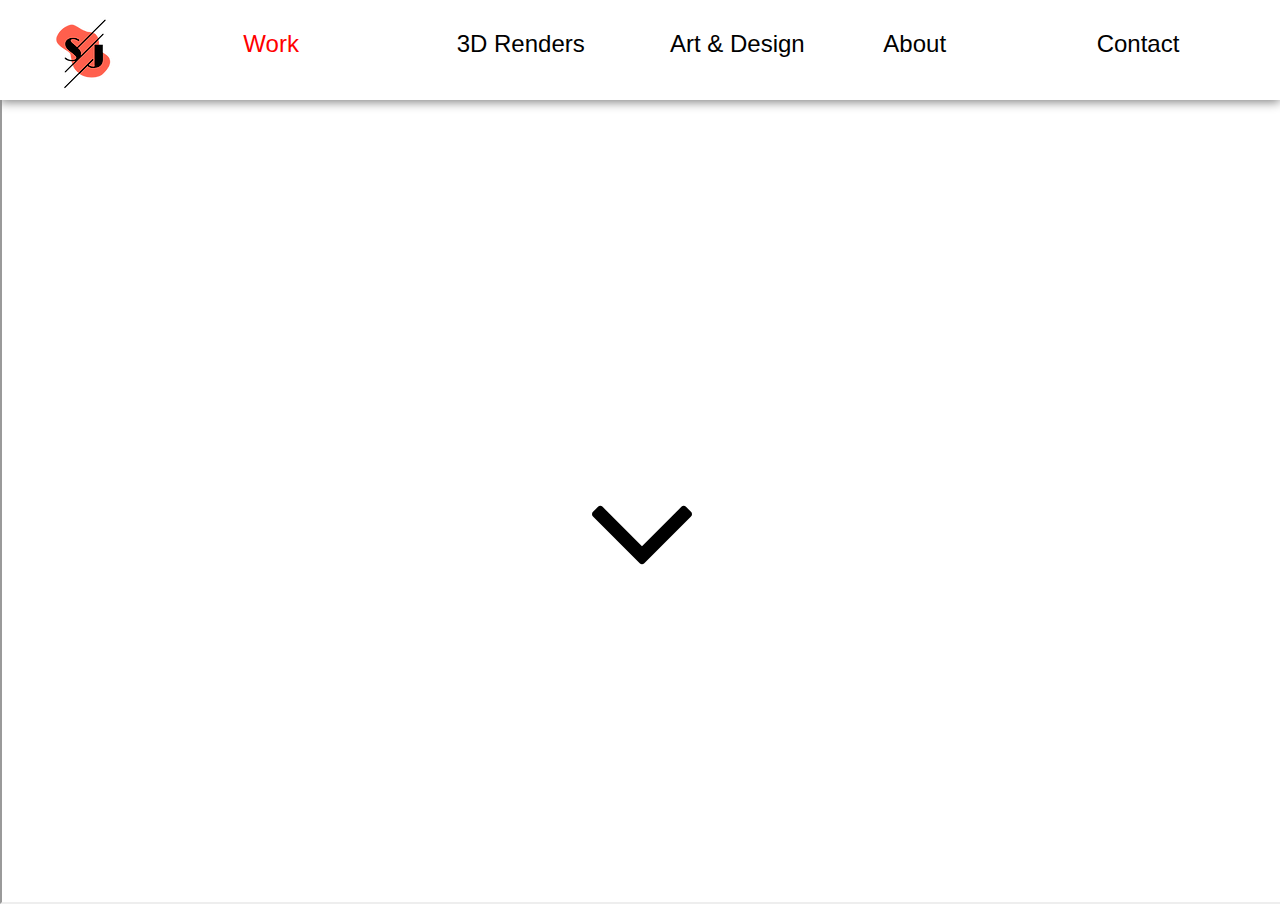
<file: index.html>
<html lang="en">
    <head>
        <meta charset="utf-8"/>
        <title>Sana Jafri</title>
        <link rel="stylesheet" type="text/css" href="./css/stylesheet.css">
        <script async src="https://www.googletagmanager.com/gtag/js?id=UA-161211045-1"></script>
        <script>
            window.dataLayer=window.dataLayer || [];
            function gtag(){dataLayer.push(arguments);}
            gtag('js', new Date());
            gtag('config', 'UA-161211045-1');
        </script>
    </head>
    <body style="overflow: hidden;">
        <script src="./script.js"></script>
        <div id="dashboard">
            <img src="./assets/dashboard.png" height="50px" onclick="showmenu()" alt="dashboard">
        </div>
        <nav class="toolbar" id="toolbar">
            <a href="work.html" target="iframe"><img id="logo" src="./assets/logo.png" alt="logo" onclick="highlightCurrent(1)"></a>
            <a href="work.html" target="iframe" onclick="highlightCurrent(1)"  class="current">Work</a>
            <a href="renders.html" target="iframe" onclick="highlightCurrent(2)">3D Renders</a>
            <a href="art.html" target="iframe" onclick="highlightCurrent(3)">Art & Design</a>
            <a href="about.html" target="iframe" onclick="highlightCurrent(4)">About</a>
            <a href="contact.html" target="iframe" onclick="highlightCurrent(5)">Contact</a>
        </nav>
        <header>
        <iframe title="iframe" name="iframe" src="work.html">
        </iframe>
        </header>
    </body>
</html>
</file>
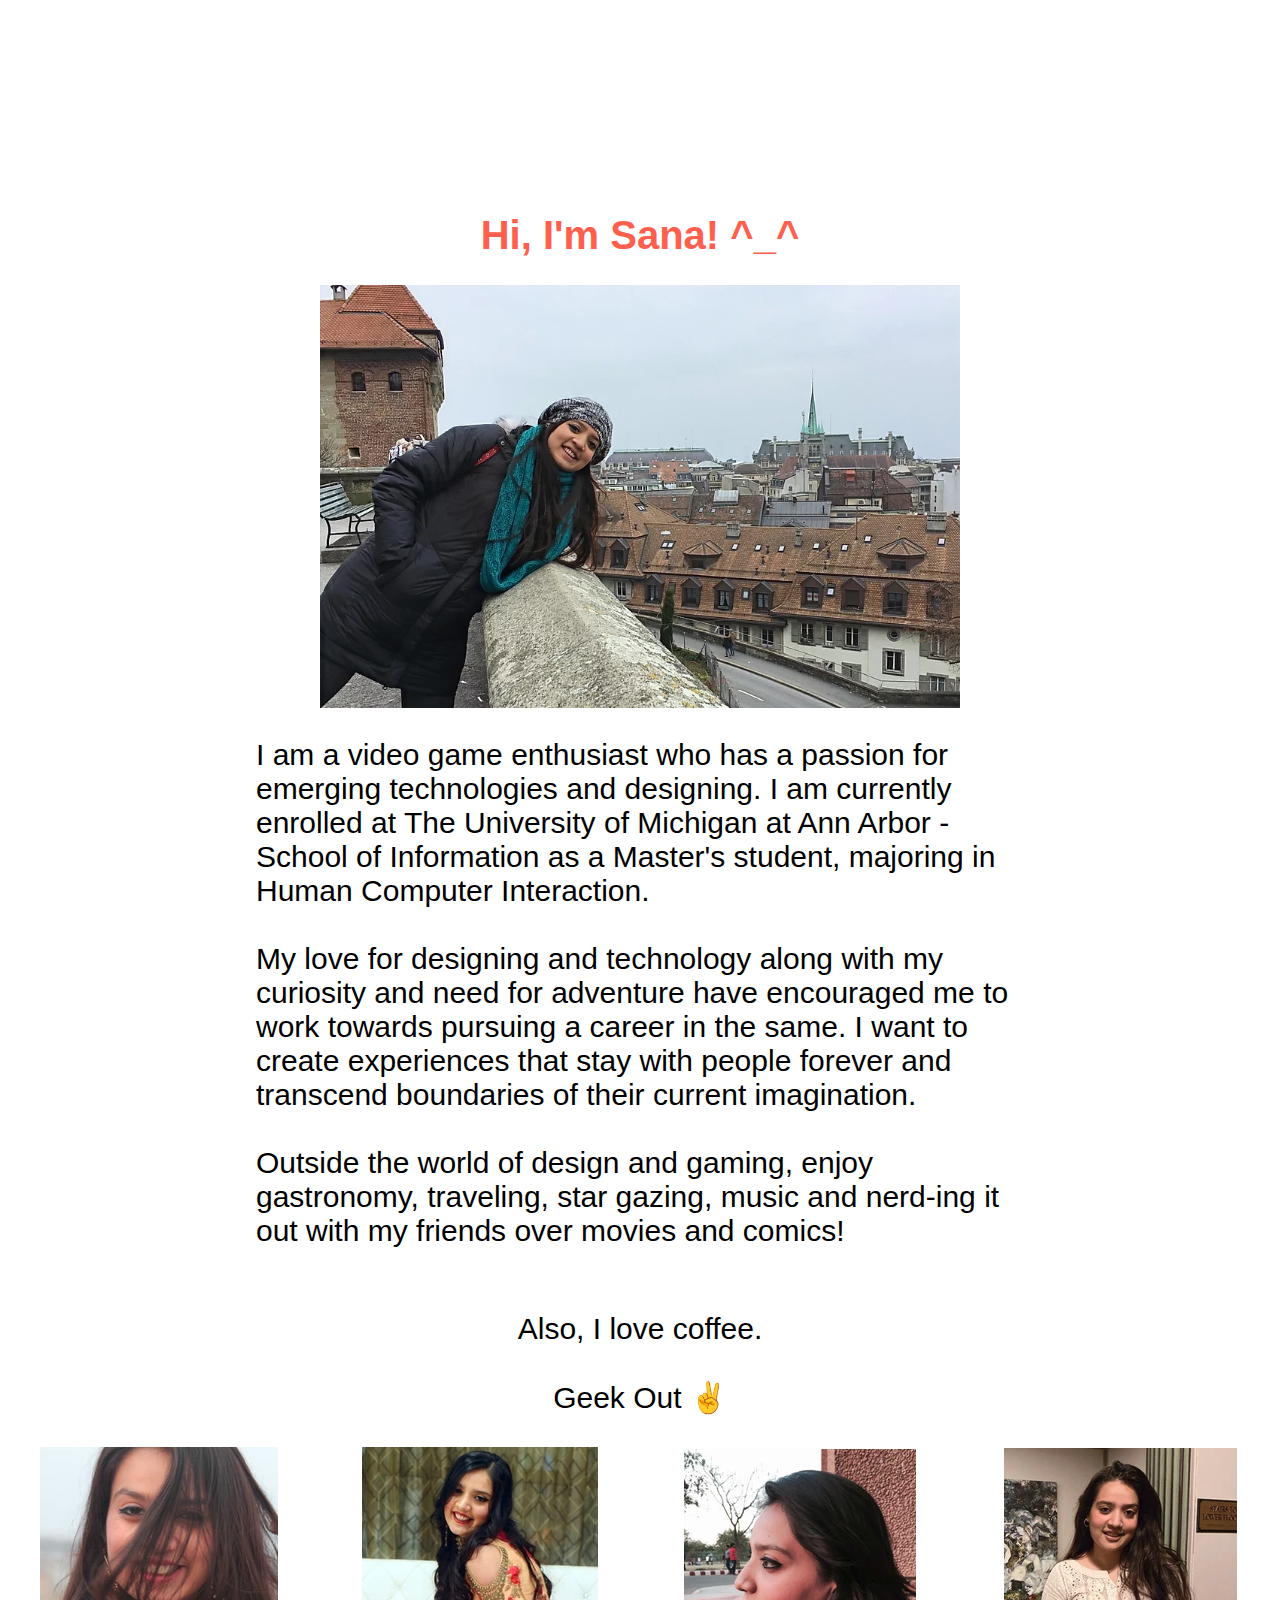
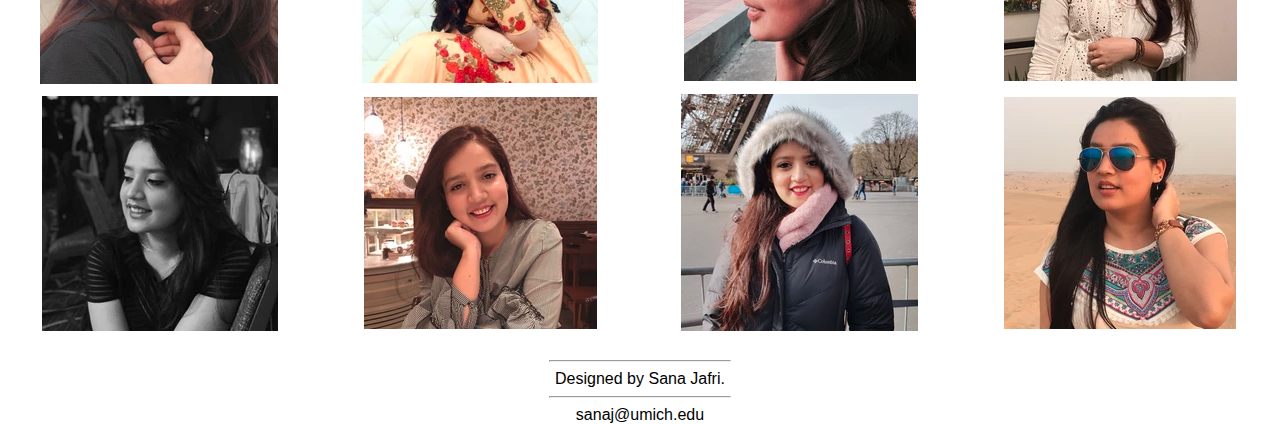
<file: about.html>
<!DOCTYPE html>
<html lang="en">
    <head>
        <meta charset="utf-8"/>
        <title>Sana Jafri</title>
        <link rel="stylesheet" type="text/css" href="./css/stylesheet.css">
        <script async src="https://www.googletagmanager.com/gtag/js?id=UA-161211045-1"></script>
        <script>
            window.dataLayer=window.dataLayer || [];
            function gtag(){dataLayer.push(arguments);}
            gtag('js', new Date());
            gtag('config', 'UA-161211045-1');
        </script>
    </head>
    <body style="padding-top: 150px">
            <a href="#main2"><h1>Jump</h1></a>
            <h1 id="about_me_title">Hi, I'm Sana! ^_^</h1>
        <main id="main2">
        <img id="profile_photo" src="./assets/me.png" alt="me">
        <p class="description1">
            I am a video game enthusiast who has a passion for emerging technologies and designing. I am currently enrolled at The University of Michigan at Ann Arbor - School of Information as a Master's student, majoring in Human Computer Interaction.<br><br>
            My love for designing and technology along with my curiosity and need for adventure have encouraged me to work towards pursuing a career in the same. I want to create experiences that stay with people forever and transcend boundaries of their current imagination.<br><br>
            Outside the world of design and gaming, enjoy gastronomy, traveling, star gazing, music and nerd-ing it out with my friends over movies and comics!<br><br>
        </p>
        <p class="description1" style="text-align: center;">
            Also, I love coffee.<br><br>
            Geek Out ✌️ 
        </p>
    </main>
        <div id="container_images">
        <div id="about_images">
            <img src="./assets/me1.png" alt="one">
            <img src="./assets/me2.png" alt="two">
            <img src="./assets/me3.png" alt="three">
            <img src="./assets/me4.png" alt="four">
            <img src="./assets/me5.png" alt="five">
            <img src="./assets/me6.png" alt="six">
            <img src="./assets/me7.png" alt="seven">
            <img src="./assets/me8.png" alt="eight">
        </div>
    </div>
        <footer><hr>Designed by Sana Jafri.<br><hr>sanaj@umich.edu</footer>
    </body>
</html>
</file>
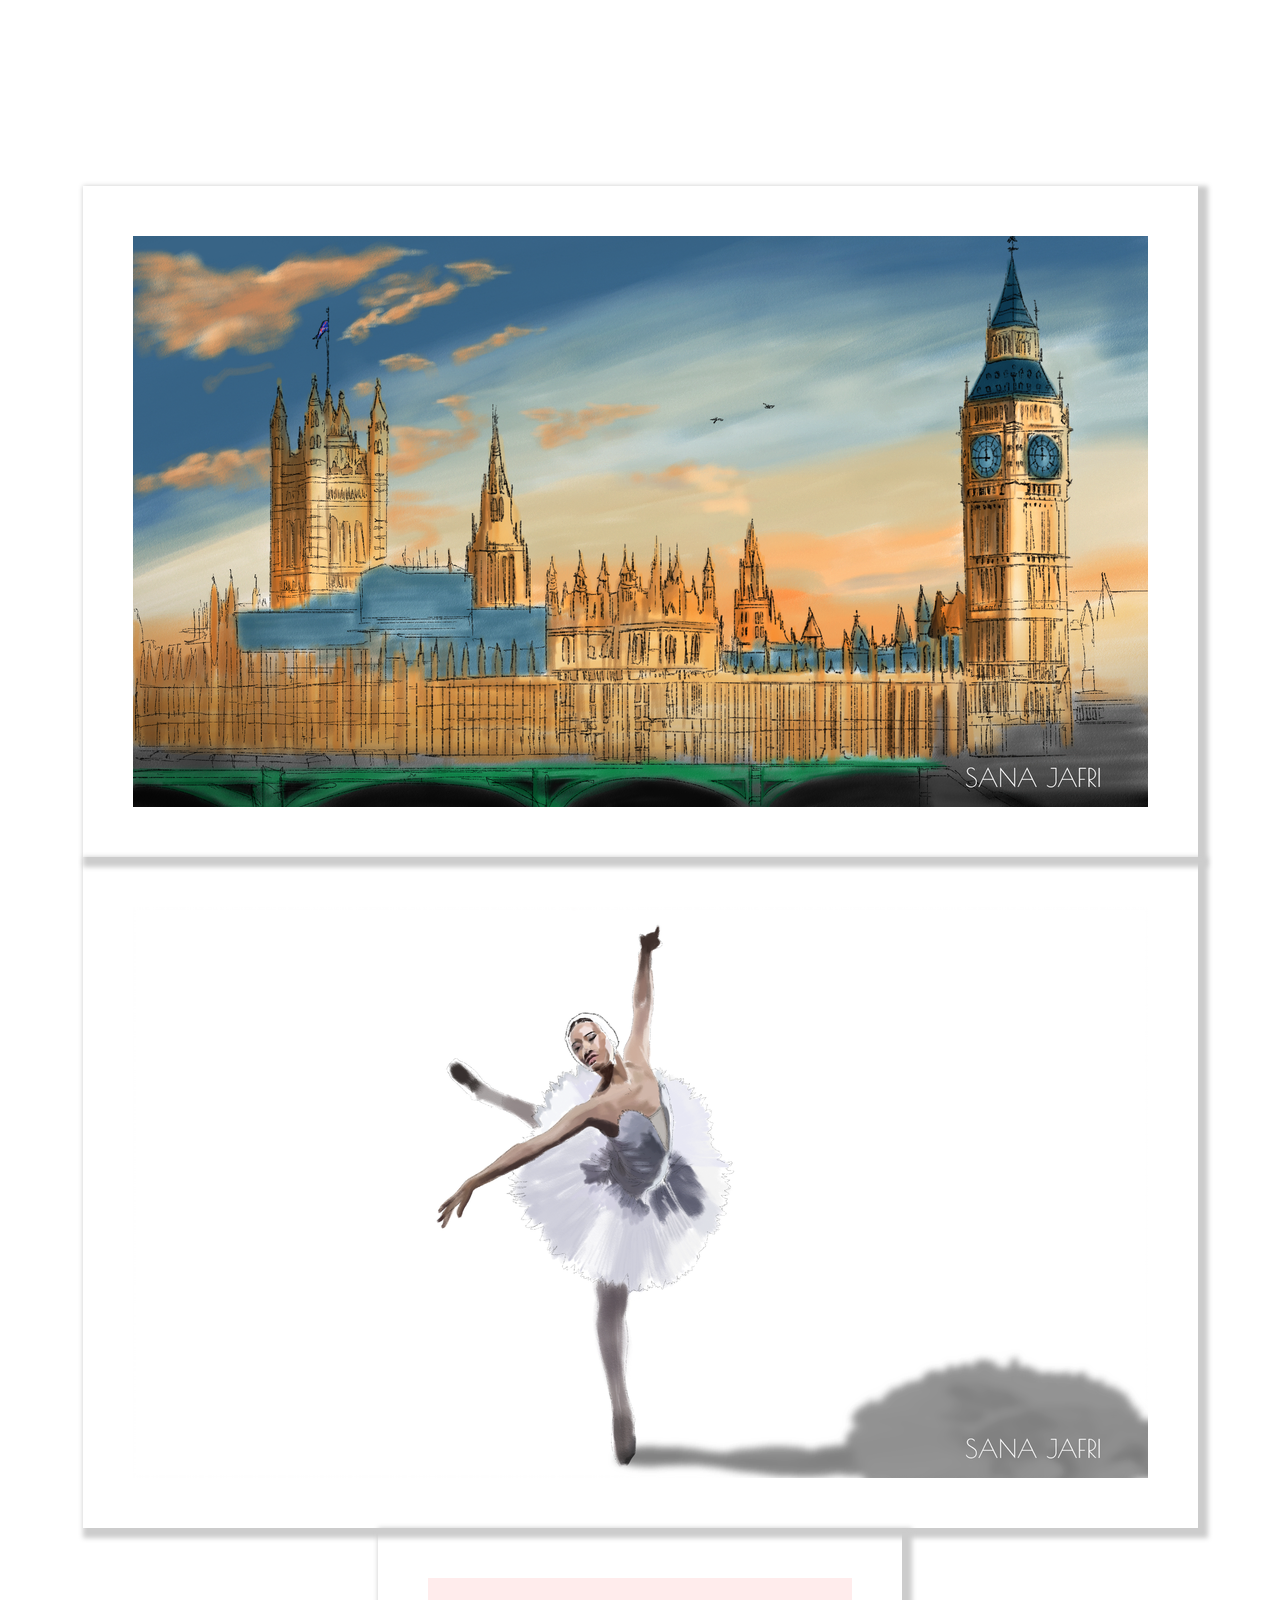
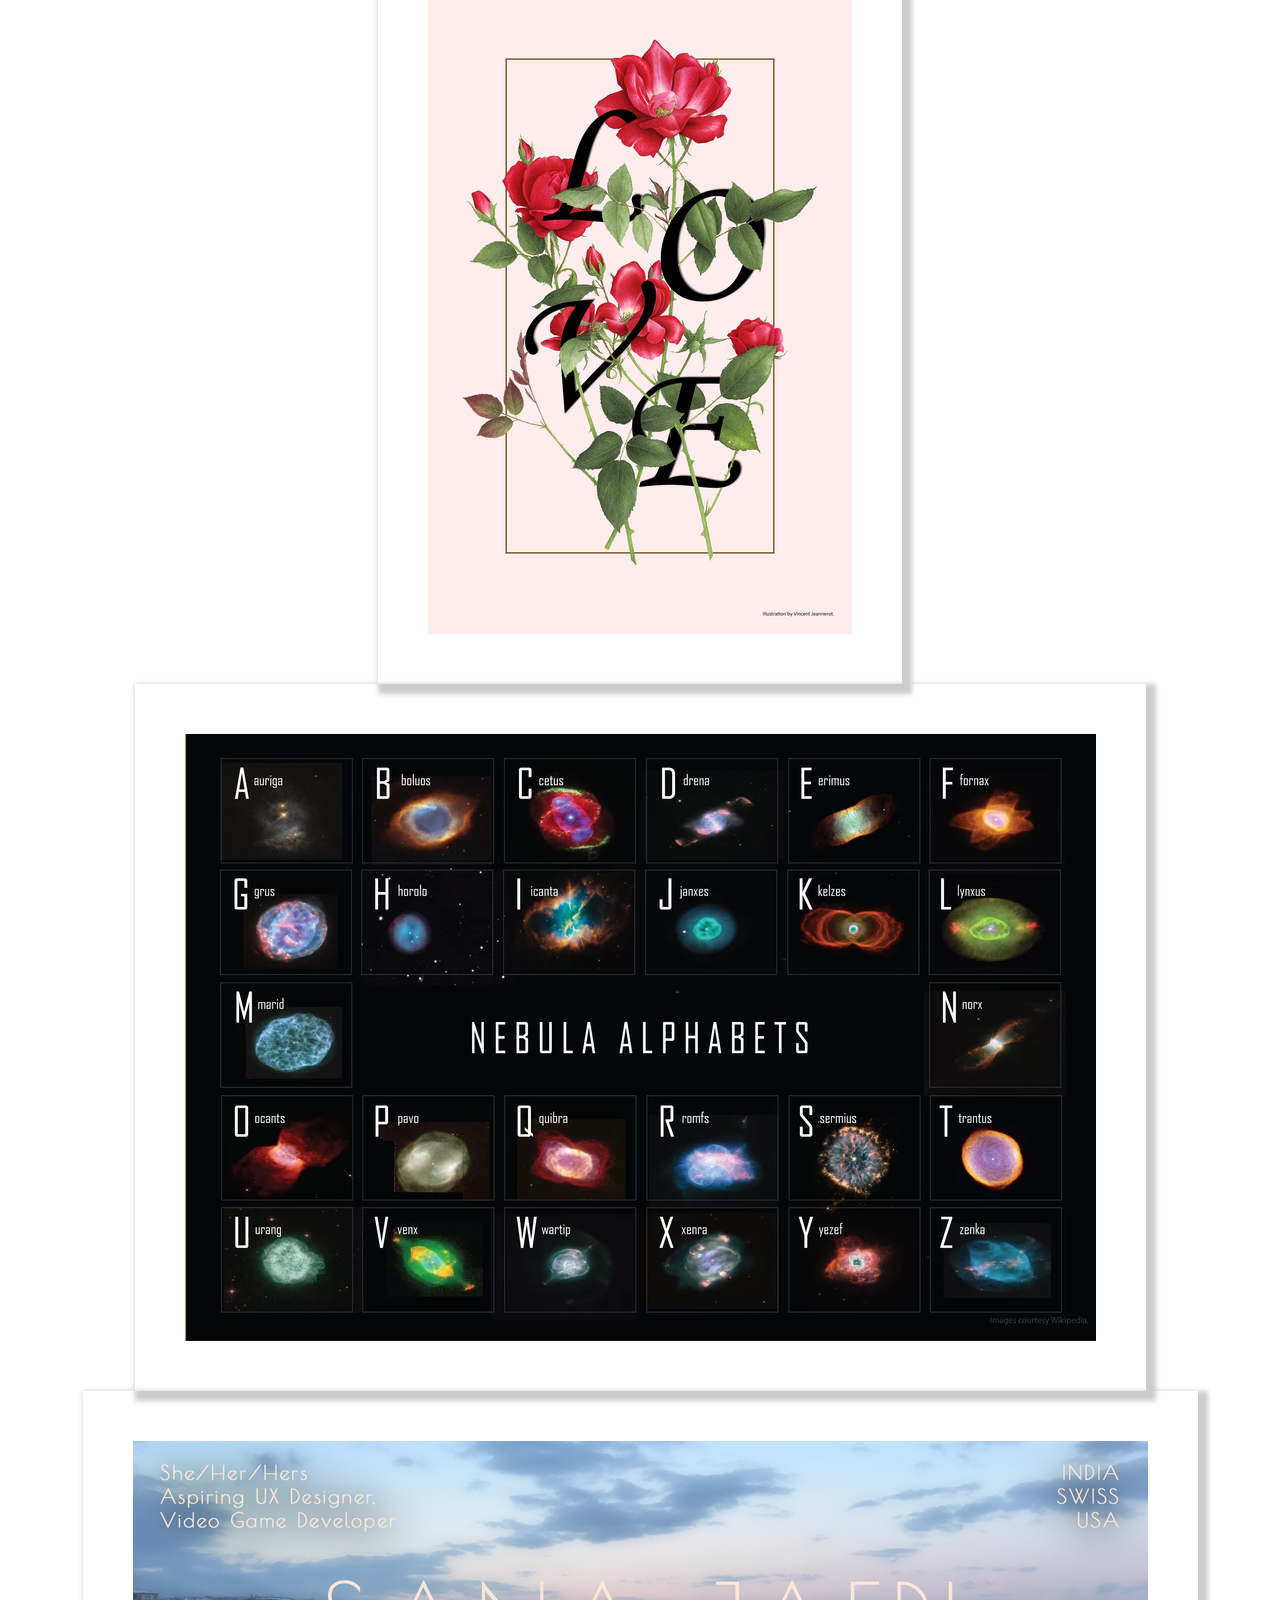
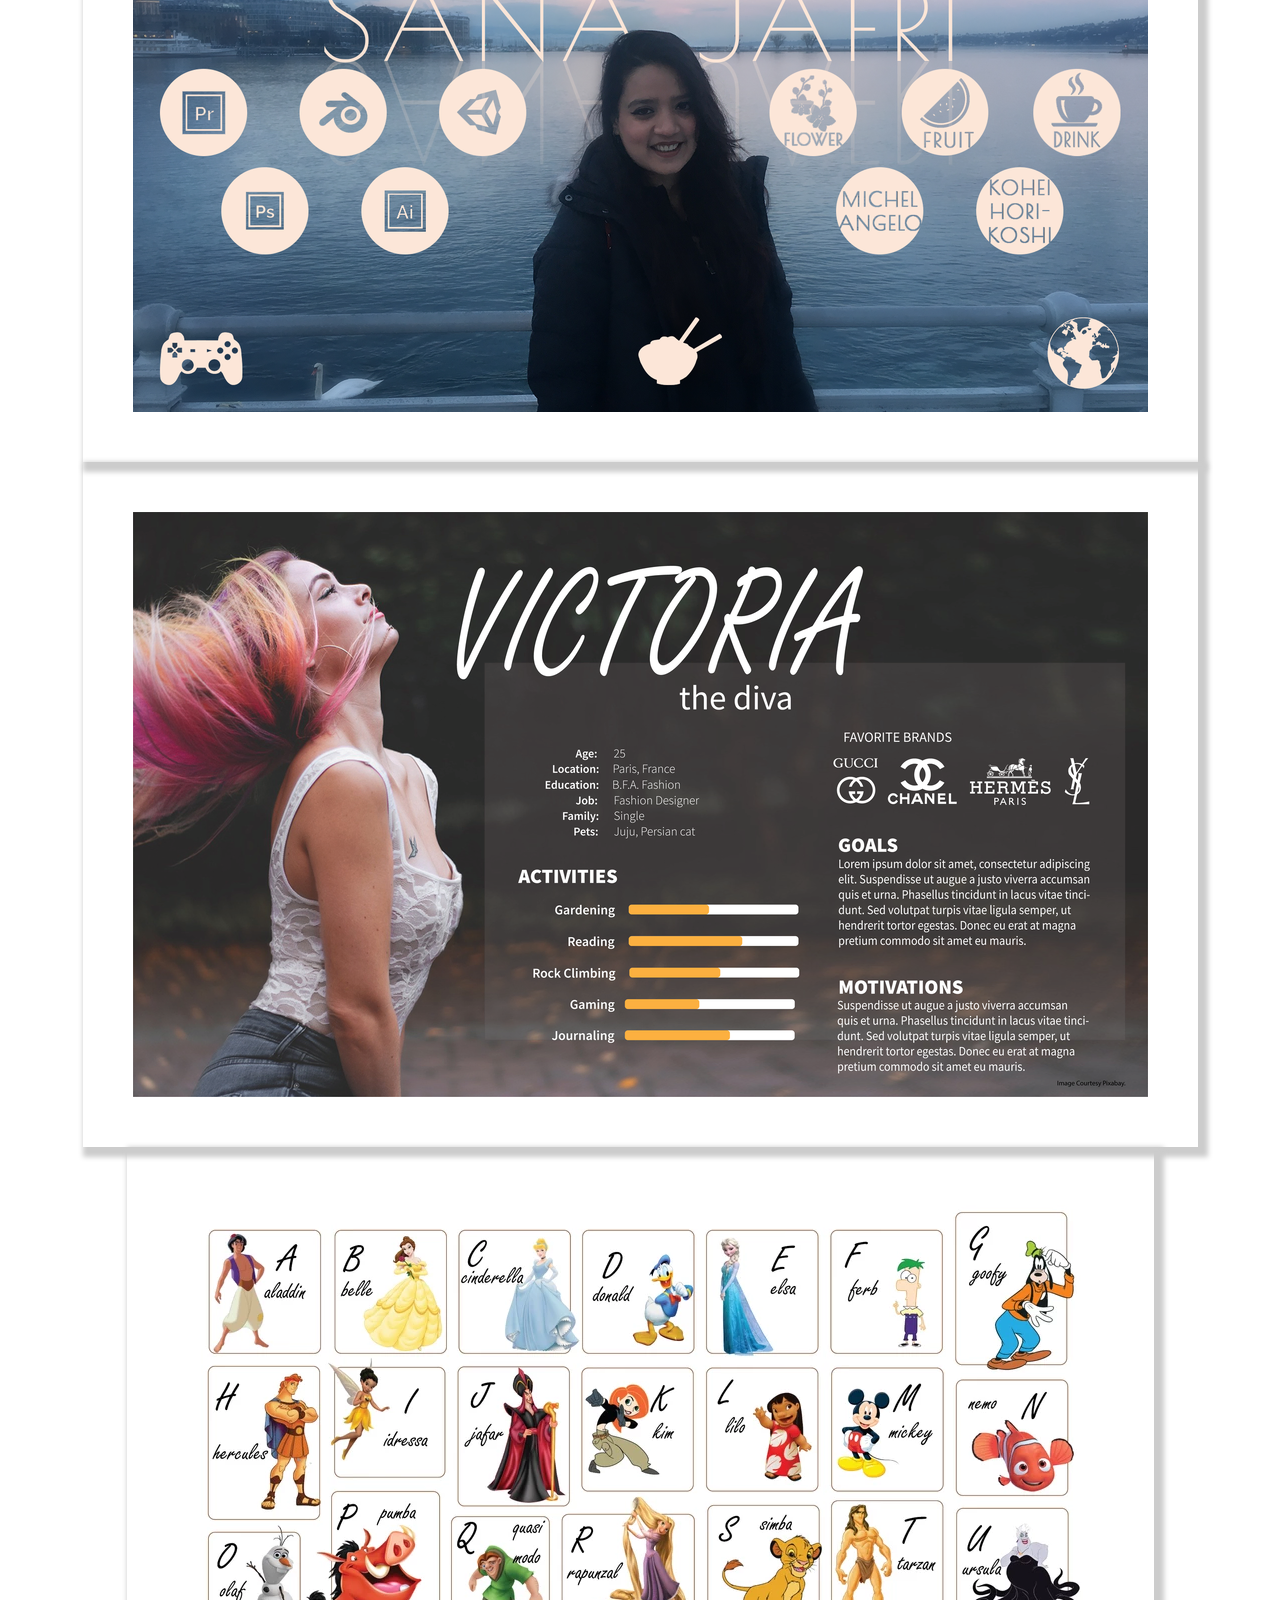
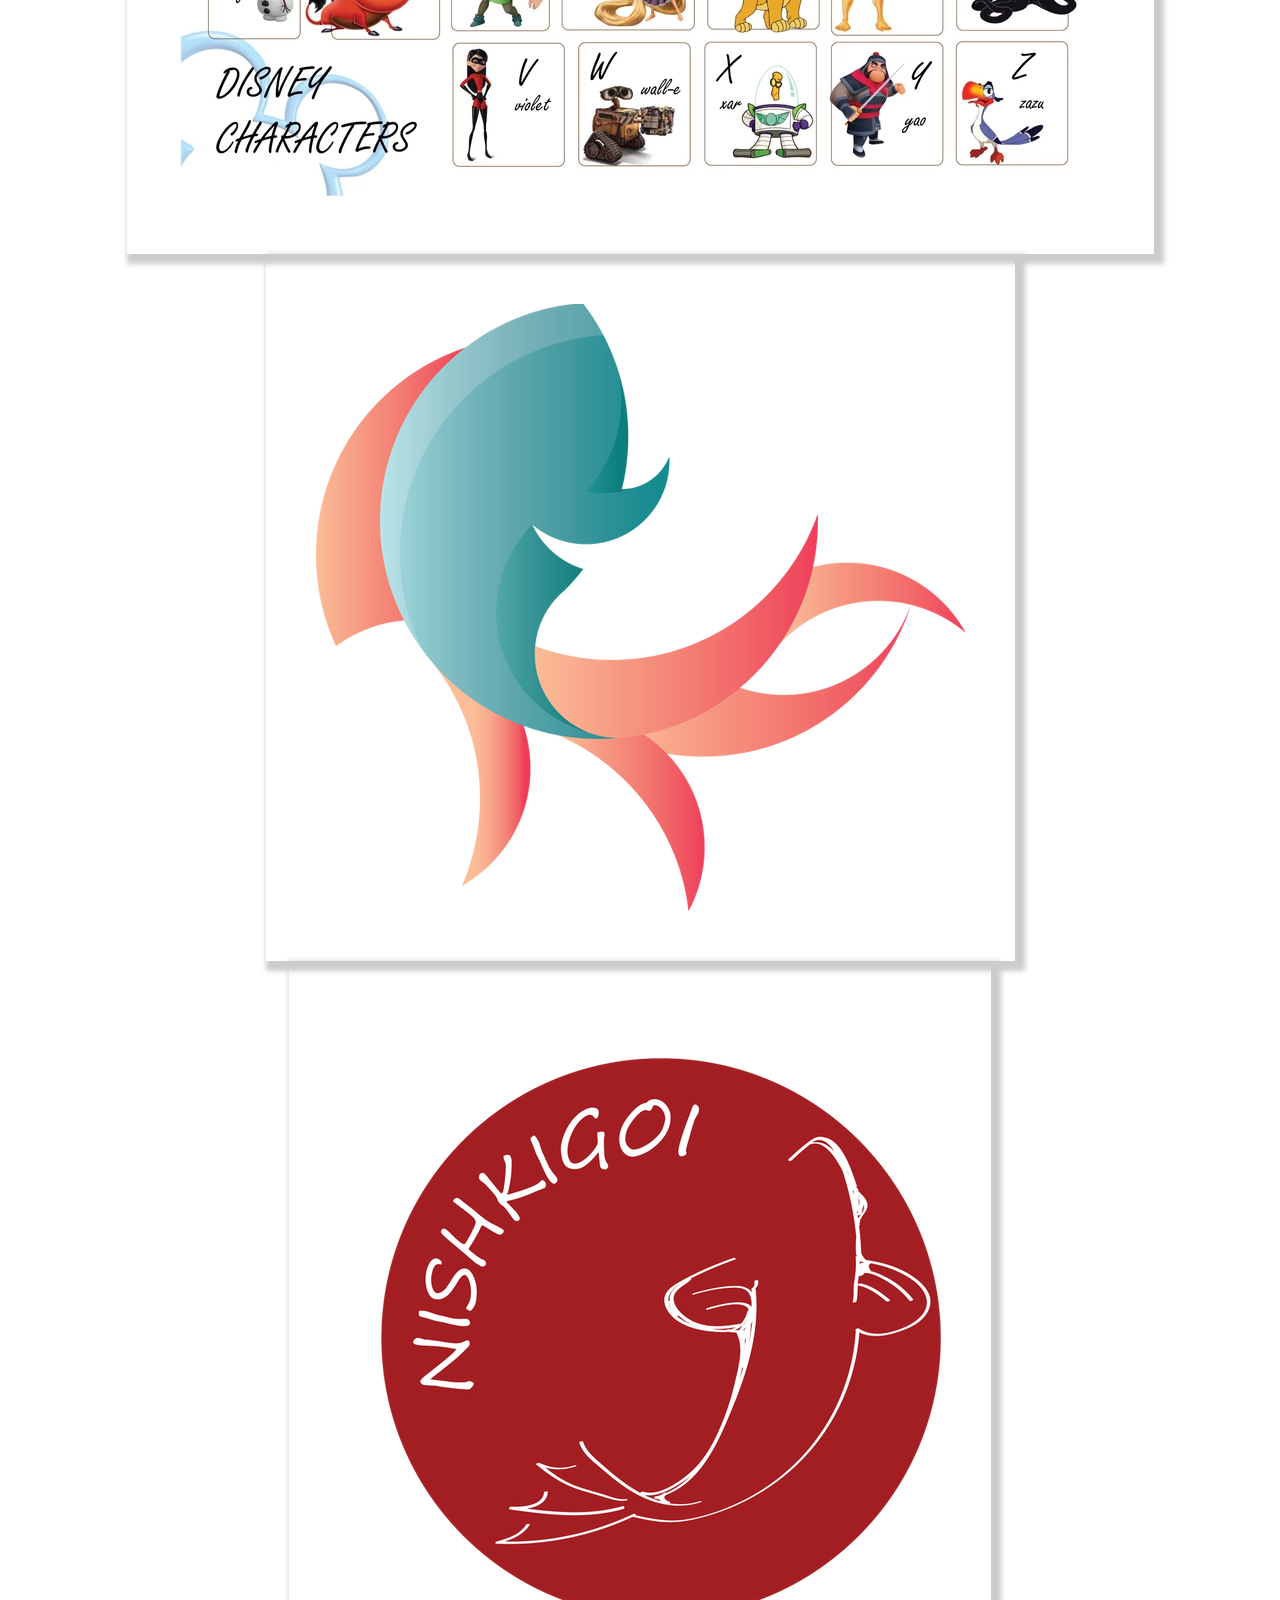
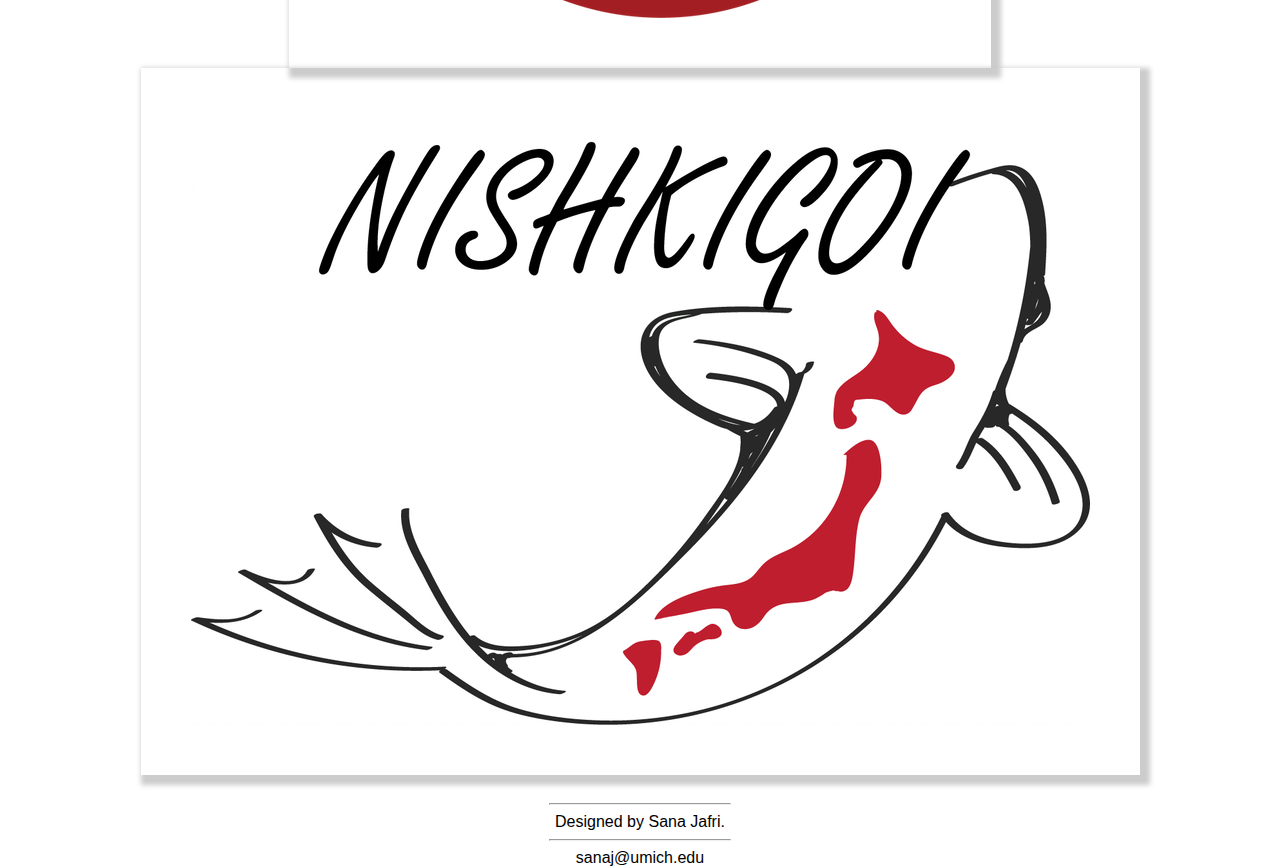
<file: art.html>
<!DOCTYPE html>
<html lang="en">
    <head>
        <meta charset="utf-8"/>
        <title>Sana Jafri</title>
        <link rel="stylesheet" type="text/css" href="./css/stylesheet.css">
        <script async src="https://www.googletagmanager.com/gtag/js?id=UA-161211045-1"></script>
        <script>
            window.dataLayer=window.dataLayer || [];
            function gtag(){dataLayer.push(arguments);}
            gtag('js', new Date());
            gtag('config', 'UA-161211045-1');
        </script>
    </head>
    <body style="padding-top: 150px ">
            <a href="#collage1"><h1>Arts & Designs</h1></a>
            <main>
        <div id="collage1">
                <img src="./assets/art1.webp" alt="london">
                <img src="./assets/art2.webp" alt="ballerina">
                <img src="./assets/art3.webp" alt="roses">
                <img src="./assets/art4.webp" alt="nebula">
                <img src="./assets/art5.webp" alt="selfportrait">
                <img src="./assets/art6.webp" alt="portrait">
                <img src="./assets/art7.webp" alt="disney">
                <img src="./assets/art8.webp" alt="fish">
                <img src="./assets/art9.webp" alt="nishkigoi">
                <img src="./assets/art10.webp" alt="koi">
        </div>
    </main>
        <footer><hr>Designed by Sana Jafri.<br><hr>sanaj@umich.edu</footer>
    </body>
</html>
</file>
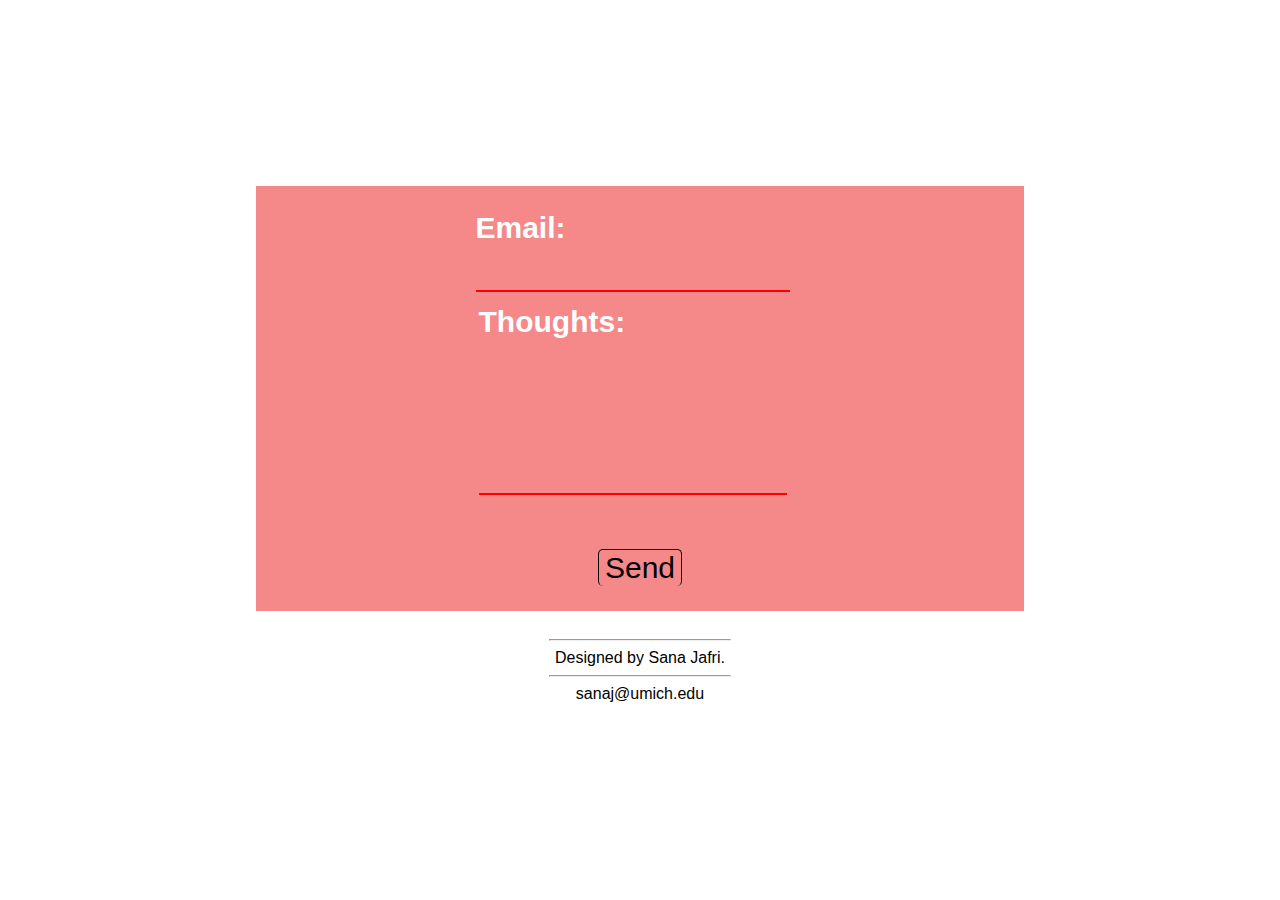
<file: contact.html>
<!DOCTYPE html>
<html lang="en">
    <head>
        <meta charset="utf-8"/>
        <title>Sana Jafri</title>
        <link rel="stylesheet" type="text/css" href="./css/stylesheet.css">
        <script async src="https://www.googletagmanager.com/gtag/js?id=UA-161211045-1"></script>
        <script>
            window.dataLayer=window.dataLayer || [];
            function gtag(){dataLayer.push(arguments);}
            gtag('js', new Date());
            gtag('config', 'UA-161211045-1');
        </script>
    </head>
    <body style="padding-top: 150px;">
            <a href="#form_container"><h1>Jump</h1></a>
        <main id="form_container">
            <form action="https://formspree.io/xjvorqnn" method="POST" id="contact">
                <!-- <label>
                    Name:<br>
                    <input type="text" name="_replyto"><br>
                </label> -->
                <label>
                    Email:<br>
                    <input type="text" name="_replyto"><br>
                </label>
                <label>
                    Thoughts:<br>
                    <textarea name="message"></textarea>
                </label><br>
                <button type="submit">Send</button>
            </form>
        </main>
        <footer><hr>Designed by Sana Jafri.<br><hr>sanaj@umich.edu</footer>
    </body>
</html>
</file>
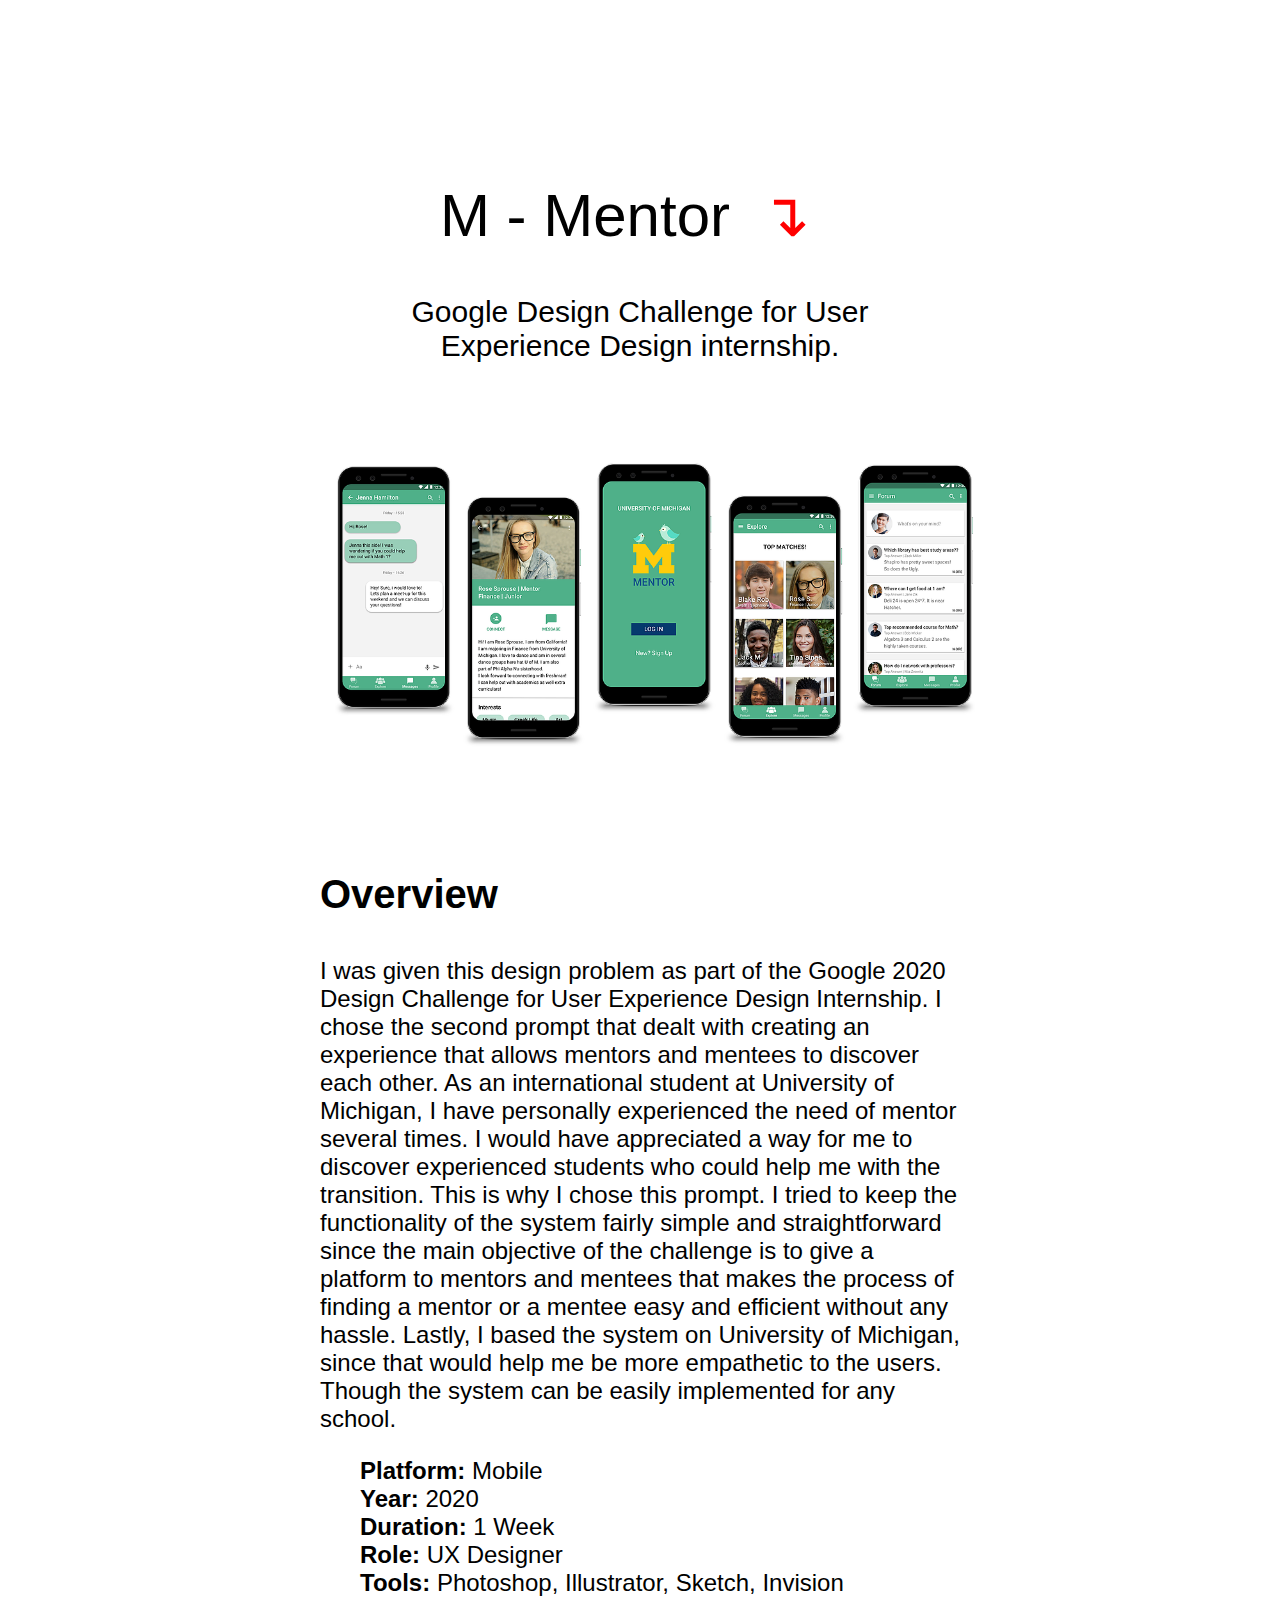
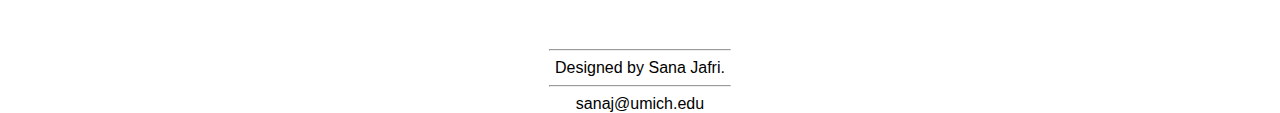
<file: m_mentor.html>
<!DOCTYPE html>
<html lang="en">
    <head>
        <meta charset="utf-8"/>
        <link rel="stylesheet" type="text/css" href="./css/stylesheet.css">
    </head>
    <body style="margin-top: 150px; width: 50%; margin-left: 25%">
        <div id="title">M - Mentor<a href="#project" style="color: #ff0000" tabindex="0">&#8628;</a></div>
        <div id="desc">Google Design Challenge for User Experience Design internship.</div>
        <img id="proj_image" src="./assets/mentor.webp" alt="proect image">
        <main id="project">
            <p id="overview">Overview</p>
            <p>I was given this design problem as part of the Google 2020 Design Challenge for User Experience Design Internship. I chose the second prompt that dealt with creating an experience that allows mentors and mentees to discover each other. As an international student at University of Michigan, I have personally experienced the need of mentor several times. I would have appreciated a way for me to discover 

                experienced students who could help me with the transition. This is why I chose this prompt.
                
                I tried to keep the functionality of the system fairly simple and straightforward since the main objective of the challenge is to give a platform to mentors and mentees that makes the process of finding a mentor or a mentee easy and efficient without any hassle.
                
                Lastly, I based the system on University of Michigan, since that would help me be more empathetic to the users. Though the system can be easily implemented for any school.
            </p>   
            <ul>
                <li><label>Platform: </label>Mobile</li>
                <li><label>Year: </label>2020</li>
                <li><label>Duration: </label>1 Week</li>
                <li><label>Role: </label>UX Designer</li>
                <li><label>Tools: </label>Photoshop, Illustrator, Sketch, Invision</li>
            </ul> 
        </main>
        <footer><hr>Designed by Sana Jafri.<br><hr>sanaj@umich.edu</footer>
    </body>
</html>
</file>
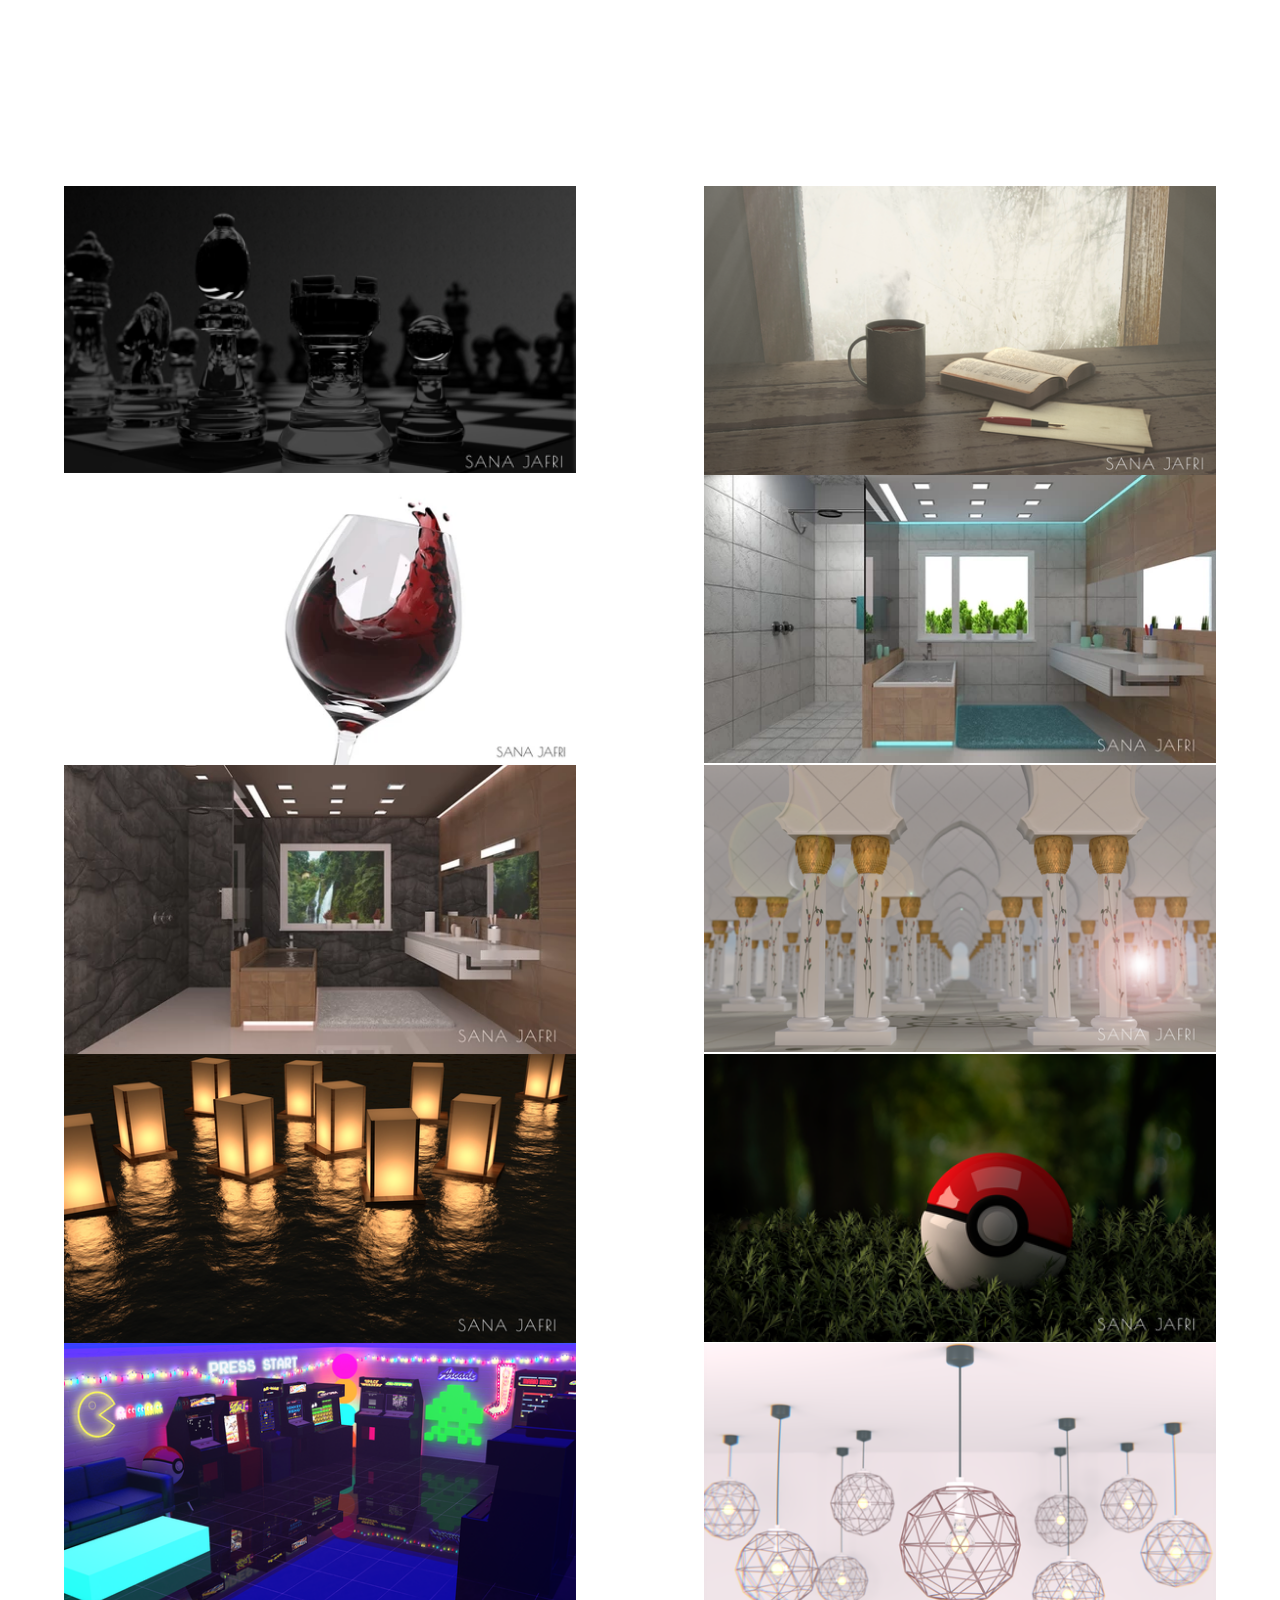
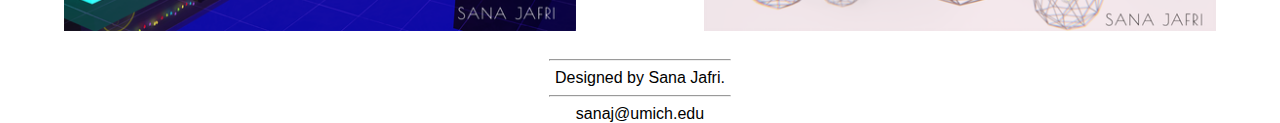
<file: renders.html>
<!DOCTYPE html>
<html lang="en">
    <head>
        <meta charset="utf-8"/>
        <title>Sana Jafri</title>
        <link rel="stylesheet" type="text/css" href="./css/stylesheet.css">
        <script async src="https://www.googletagmanager.com/gtag/js?id=UA-161211045-1"></script>
        <script>
            window.dataLayer=window.dataLayer || [];
            function gtag(){dataLayer.push(arguments);}
            gtag('js', new Date());
            gtag('config', 'UA-161211045-1');
        </script>
    </head>
    <body style="padding-top: 150px">
            <a href="#collage"><h1>3D Renders</h1></a>
        <main id="collage">
            <img src="./assets/one.png" alt="chess">
            <img src="./assets/two.png" alt="book">
            <img src="./assets/three.png" alt="wine">
            <img src="./assets/four.png" alt="bathroom">
            <img src="./assets/five.png" alt="bathroom2">
            <img src="./assets/six.png" alt="shrine">
            <img src="./assets/seven.png" alt="floats">
            <img src="./assets/eight.png" alt="pokeball">
            <img src="./assets/nine.png" alt="arcade">
            <img src="./assets/ten.png" alt="lamps">
        </main>
        <footer><hr>Designed by Sana Jafri.<br><hr>sanaj@umich.edu</footer>
    </body>
</html>
</file>
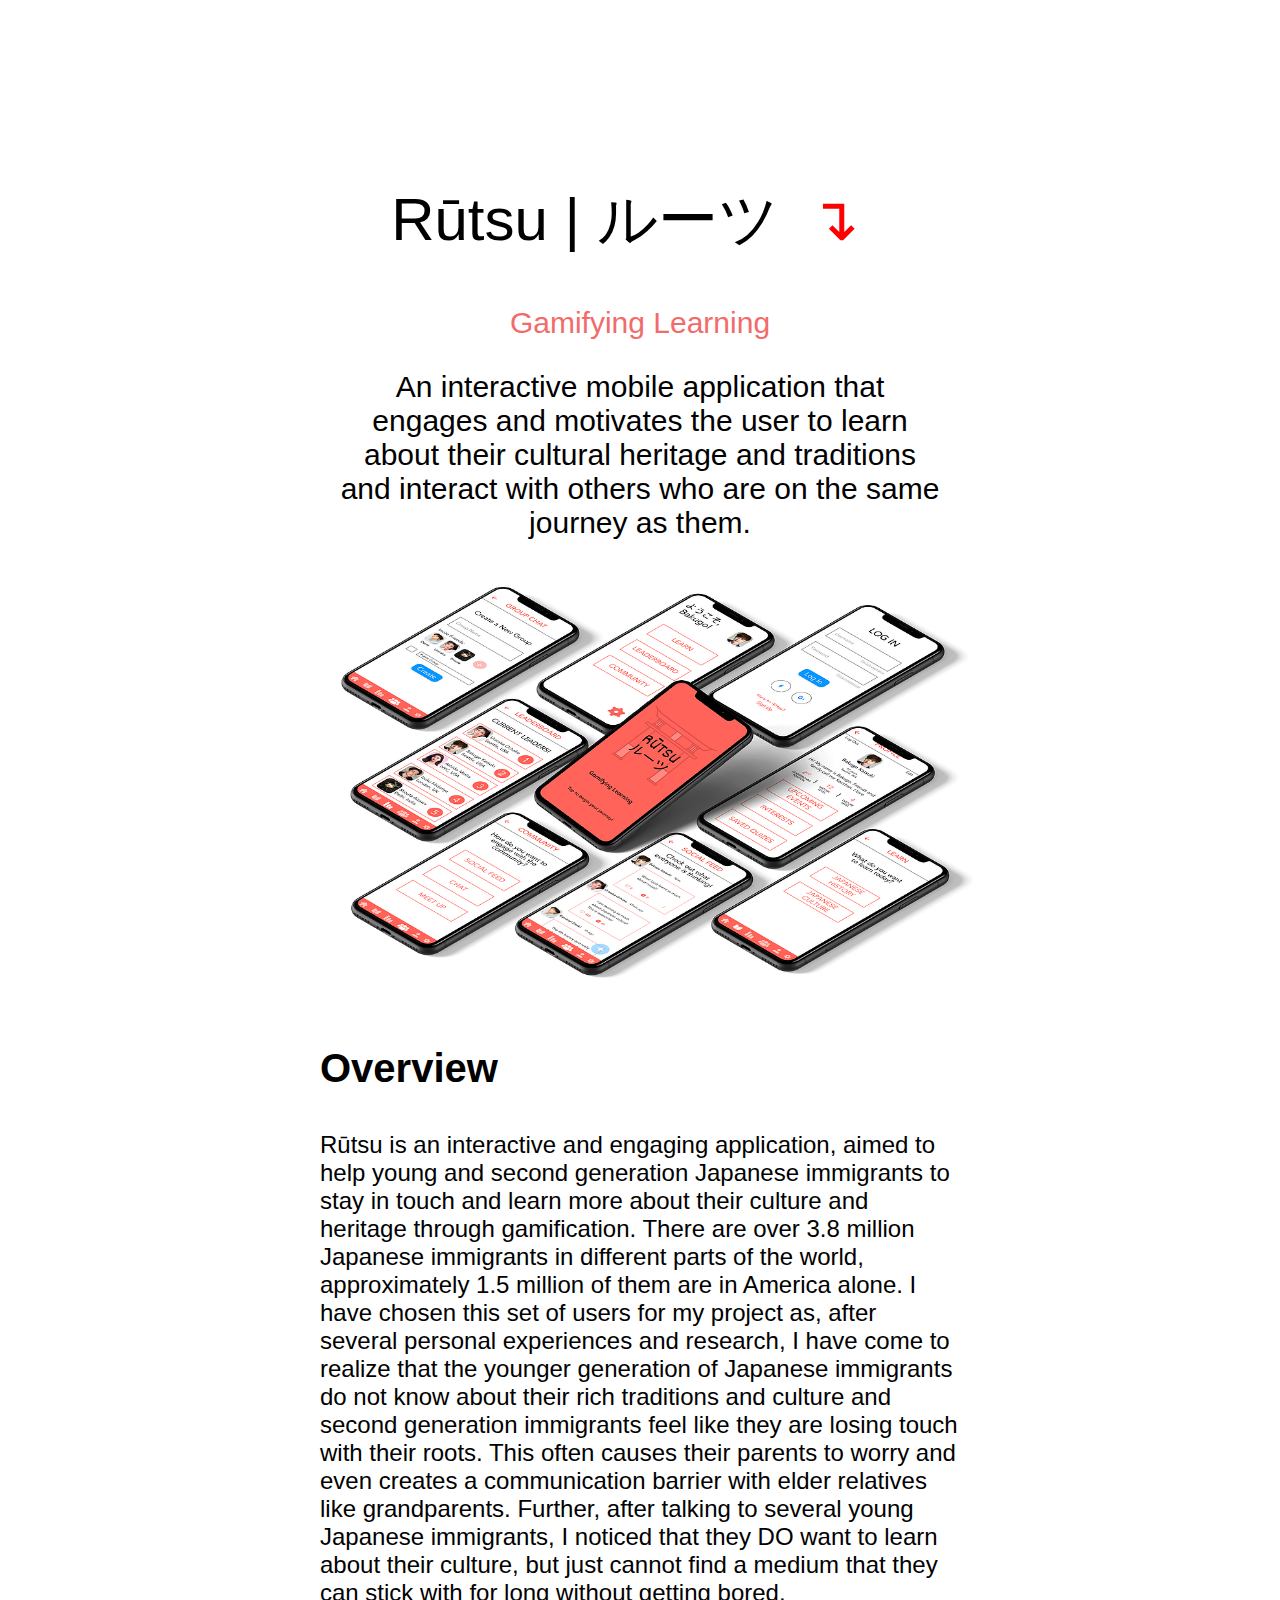
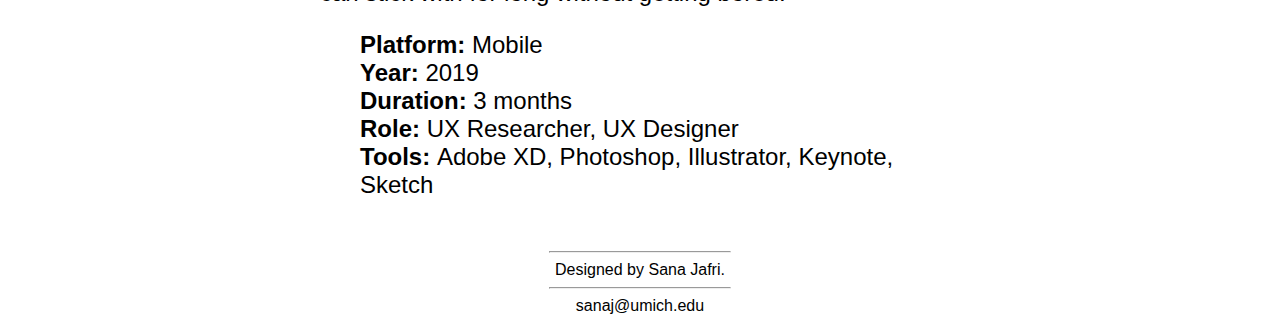
<file: rutsu.html>
<!DOCTYPE html>
<html lang="en">
    <head>
        <meta charset="utf-8"/>
        <link rel="stylesheet" type="text/css" href="./css/stylesheet.css">
    </head>
    <body style="margin-top: 150px; width: 50%; margin-left: 25%">
        <div id="title">Rūtsu  |  ルーツ<a href="#project" style="color: #ff0000"  tabindex="0">&#8628;</a></div>
        <div id="subtitle">Gamifying Learning</div>
        <div id="desc">An interactive mobile application that engages and motivates the user to learn about their cultural heritage and traditions and interact with others who are on the same journey as them.</div>
        <img id="proj_image" src="./assets/Rutsu.webp" alt="proect image">
        <div id="project">
            <p id="overview">Overview</p>
            <p>Rūtsu is an interactive and engaging application, aimed to help young and second generation Japanese immigrants to stay in touch and learn more about their culture and heritage through gamification. 

                There are over 3.8 million Japanese immigrants in different parts of the world, approximately 1.5 million of them are in America alone. I have chosen this set of users for my project as, after several personal experiences and research, I have come to realize that the younger generation of Japanese immigrants do not know about their rich traditions and culture and second generation immigrants feel like they are losing touch with their roots. This often causes their parents to worry and even creates a communication barrier with elder relatives like grandparents. Further, after talking to several young Japanese immigrants, I noticed that they DO want to learn about their culture, but just cannot find a medium that they can stick with for long without getting bored.
            </p>   
            <ul>
                <li><label>Platform: </label>Mobile</li>
                <li><label>Year: </label>2019</li>
                <li><label>Duration: </label>3 months</li>
                <li><label>Role: </label>UX Researcher, UX Designer</li>
                <li><label>Tools: </label>Adobe XD, Photoshop, Illustrator, Keynote, Sketch</li>
            </ul> 
        </div>
        <footer><hr>Designed by Sana Jafri.<br><hr>sanaj@umich.edu</footer>
    </body>
</html>
</file>
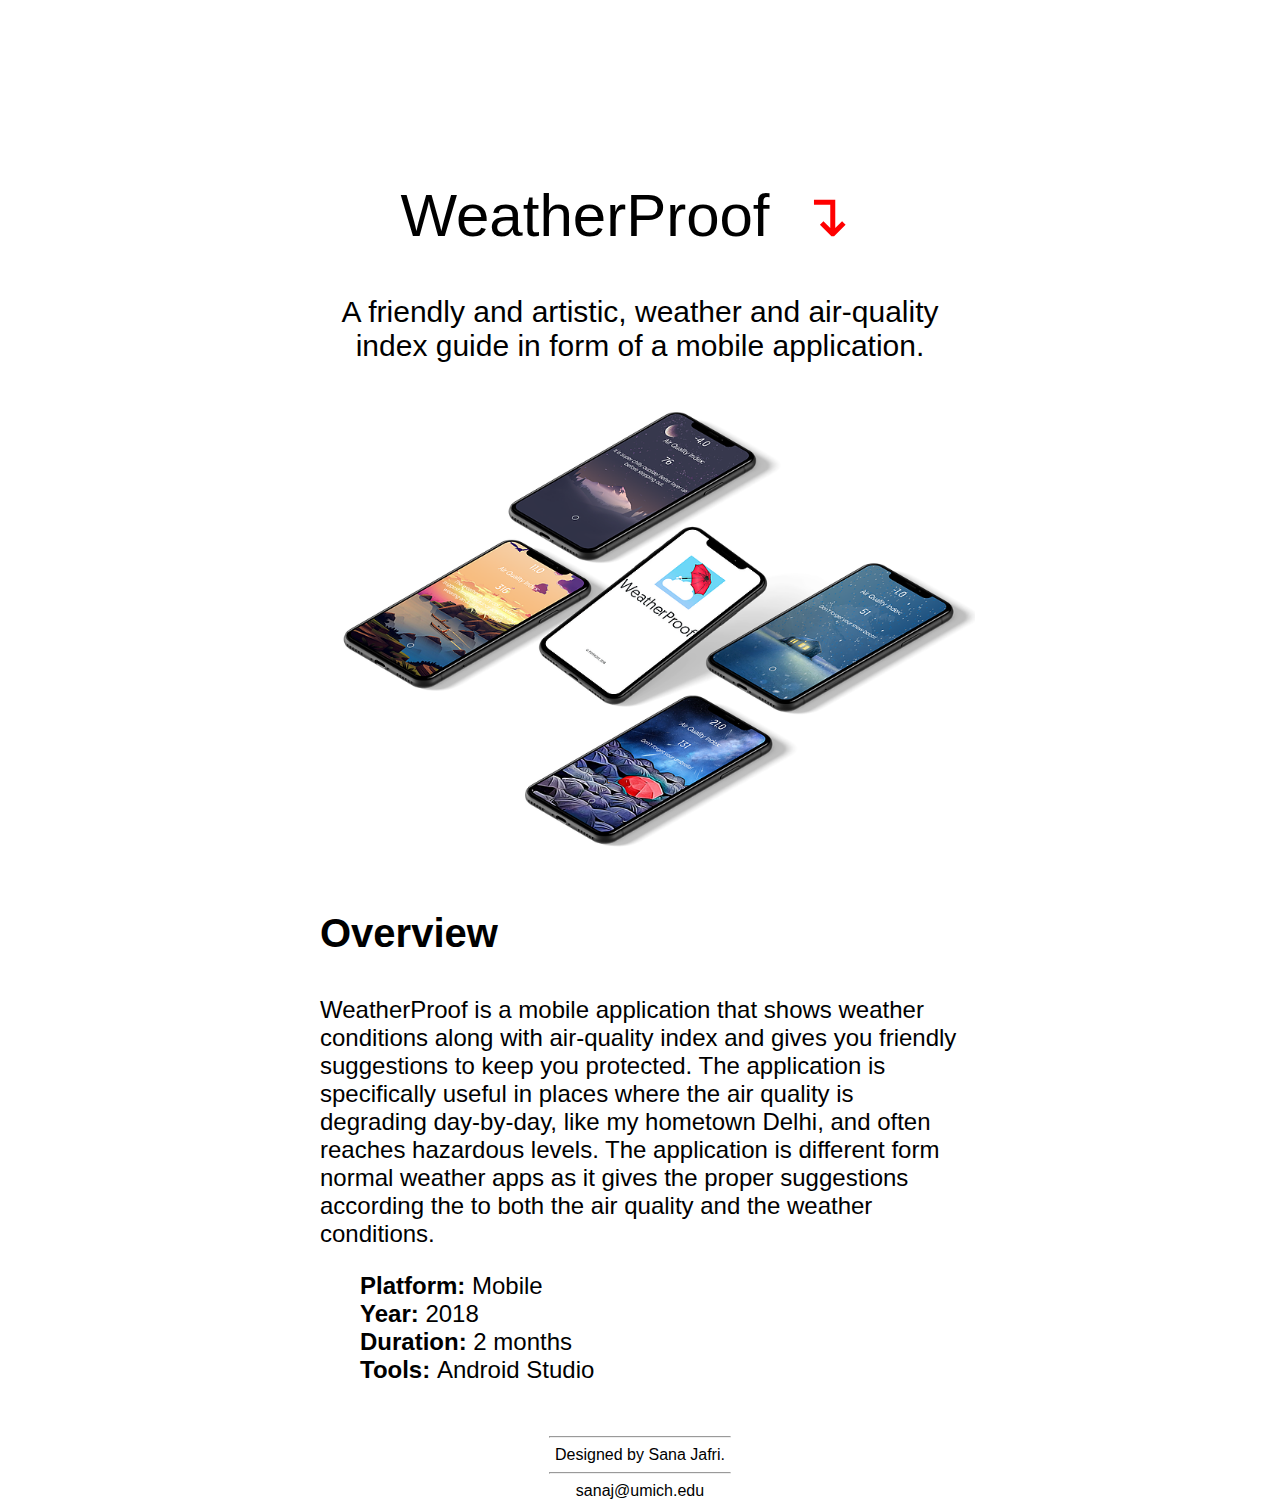
<file: weatherproof.html>
<!DOCTYPE html>
<html lang="en">
    <head>
        <meta charset="utf-8"/>
        <link rel="stylesheet" type="text/css" href="./css/stylesheet.css">
    </head>
    <body style="margin-top: 150px; width: 50%; margin-left: 25%">
        <div id="title">WeatherProof<a href="#project" style="color: #ff0000"  tabindex="0">&#8628;</a></div>
        <div id="desc">A friendly and artistic, weather and air-quality index guide in form of a mobile application.</div>
        <img id="proj_image" src="./assets/weatherproof.webp" alt="proect image">
        <div id="project">
            <p id="overview">Overview</p>
            <p>WeatherProof is a mobile application that shows weather conditions along with air-quality index and gives you friendly suggestions to keep you protected. The application is specifically useful in places where the air quality is degrading day-by-day, like my hometown Delhi, and often reaches hazardous levels. The application is different form normal weather apps as it gives the proper suggestions according the to both the air quality and the weather conditions.
            </p>   
            <ul>
                <li><label>Platform: </label>Mobile</li>
                <li><label>Year: </label>2018</li>
                <li><label>Duration: </label>2 months</li>
                <li><label>Tools: </label>Android Studio</li>
            </ul> 
        </div>
        <footer><hr>Designed by Sana Jafri.<br><hr>sanaj@umich.edu</footer>
    </body>
</html>
</file>
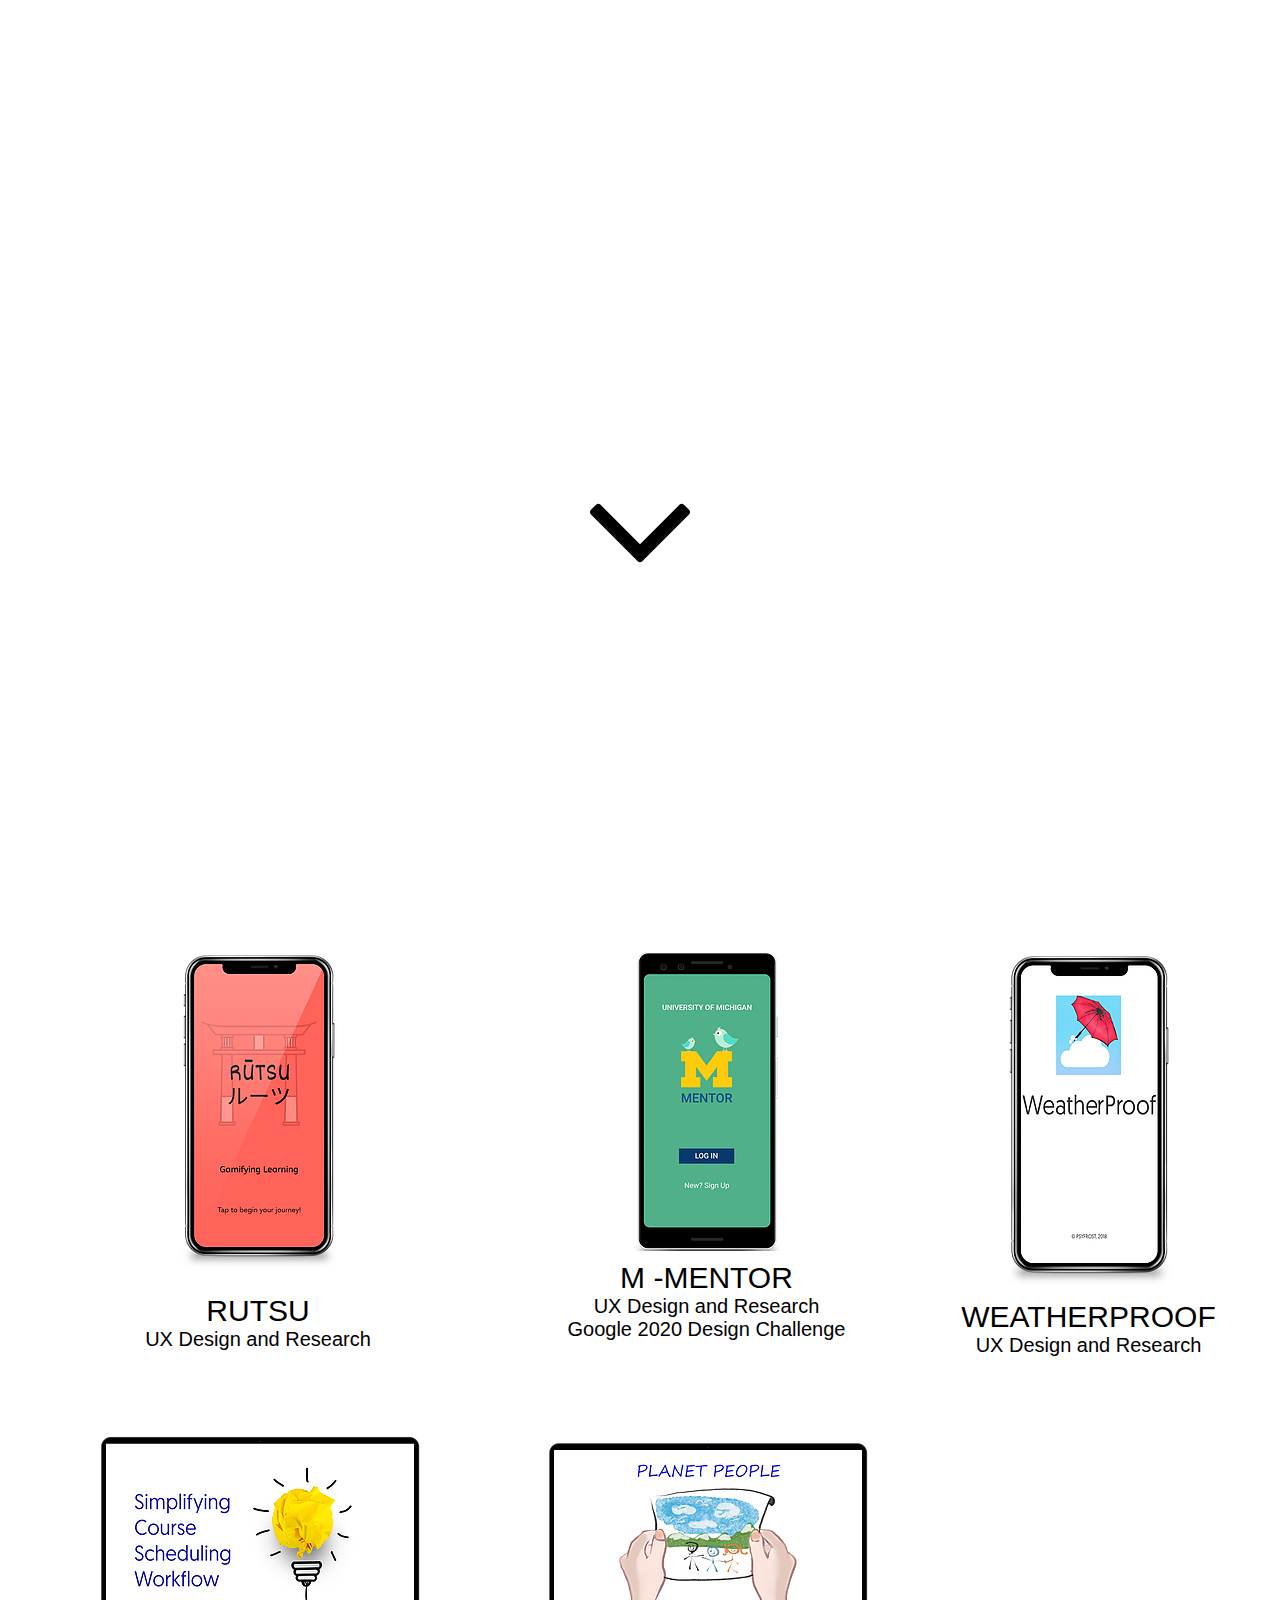
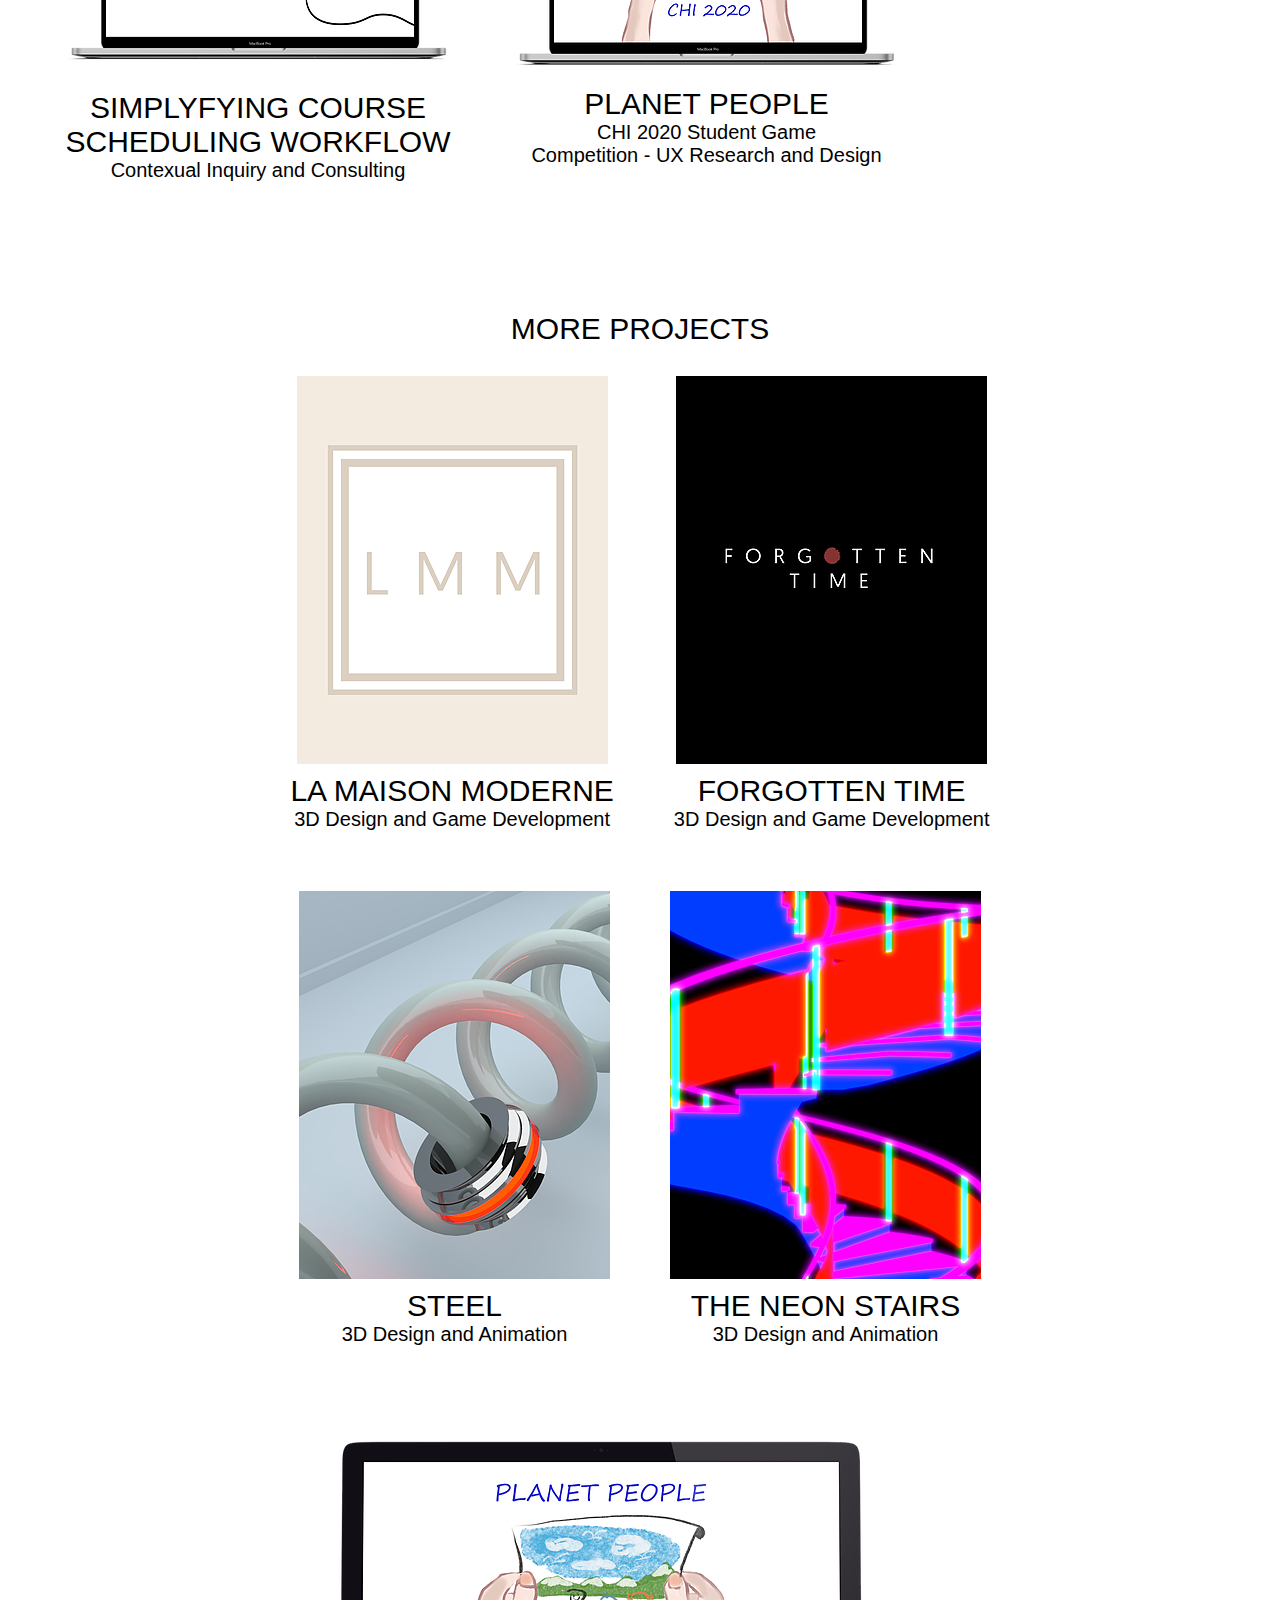
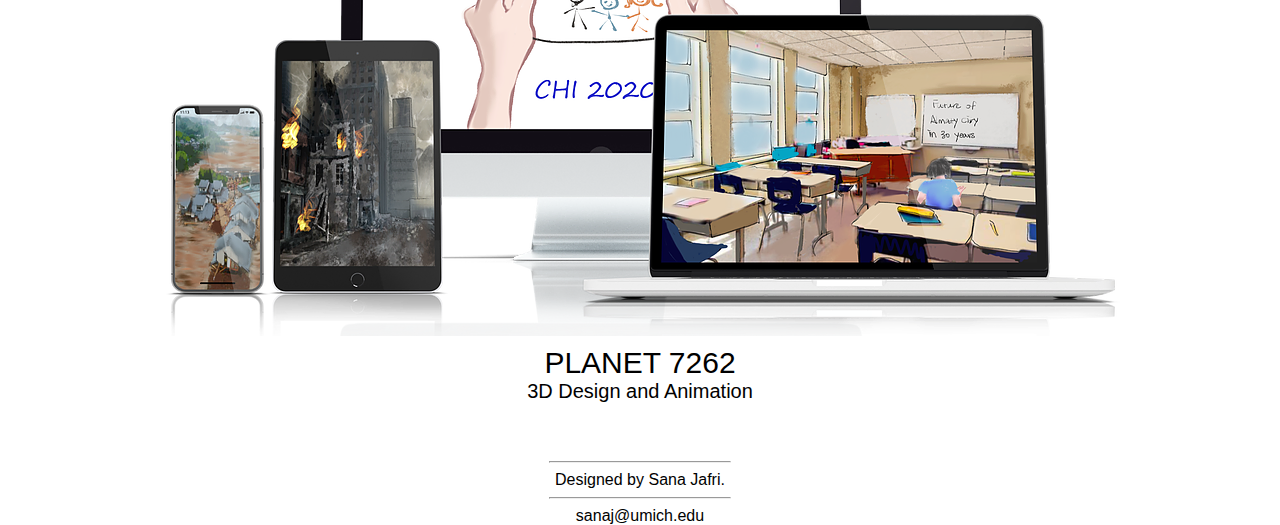
<file: work.html>
<!DOCTYPE html>
<html lang="en">
    <head>
        <meta charset="utf-8"/>
        <title>Sana Jafri</title>
        <link rel="stylesheet" type="text/css" href="./css/stylesheet.css">
        <script async src="https://www.googletagmanager.com/gtag/js?id=UA-161211045-1"></script>
        <script>
            window.dataLayer=window.dataLayer || [];
            function gtag(){dataLayer.push(arguments);}
            gtag('js', new Date());
            gtag('config', 'UA-161211045-1');
        </script>
    </head>
    <body style="padding-top: 150px">
        <p id="name">SANA JAFRI</p>
        <div tabindex="0"><a href="#main"><img src="./assets/arrow_down.svg" width="100" id="arrow_down" alt="Jump to Content"></a></div>
        <div id="container_main">
        <main id="main1">
            <div id="main">
            <a href="./rutsu.html" target="_self"><div id="rutsu" class="cards cardsBackground">
                <img src="./assets/rutsu.png" alt="project image">
                <div class="title">RUTSU</div>
                <div class="desc">UX Design and Research</div>
            </div>
        </a>
            <a href="./m_mentor.html" target="_self"><div id="m_mentor" class="cards cardsBackground">
                <img src="./assets/mentor.png" alt="project image">
                <div class="title">M -MENTOR</div>
                <div class="desc">UX Design and Research</div>
                <div class="desc">Google 2020 Design Challenge</div>
            </div>
        </a>
        <a href="./weatherproof.html" target="_self"><div id="weatherproof" class="cards cardsBackground">
                <img src="./assets/weatherproof.png" alt="project image">
                <div class="title">WEATHERPROOF</div>
                <div class="desc">UX Design and Research</div>
            </div>
        </a>
            <a href="./workflow.html" target="_self"><div id="scheduling" class="cards cardsBackground">
                <img src="./assets/schedule.png" alt="project image">
                <div class="title">SIMPLYFYING COURSE SCHEDULING WORKFLOW</div>
                <div class="desc">Contexual Inquiry and Consulting</div>
            </div>
        </a>
            <a href="./planet.html" target="_self"><div id="planet" class="cards cardsBackground">
                <img src="./assets/planet_people.png" alt="project image">
                <div class="title">PLANET PEOPLE</div>
                <div class="desc">CHI 2020 Student Game</div>
                <div class="desc">Competition - UX Research and Design</div>
            </div>
        </a>
    </div>
    <div style="text-align: center; font-size: 30px; font-family: futura-lt-w01-book,sans-serif;"><h1>Projects:</h1>MORE PROJECTS</div>
        <div id="more_projects">
            <div class="cards" style="padding: 30px;">
                <img src="./assets/LMM.webp" alt="project image">
                <div class="title">LA MAISON MODERNE</div>
                <div class="desc">3D Design and Game Development</div>
            </div>
            <div class="cards" style="padding: 30px;">
                <img src="./assets/ForgottenTime.webp" alt="project image">
                <div class="title">FORGOTTEN TIME</div>
                <div class="desc">3D Design and Game Development</div>
            </div>
            <div class="cards" style="padding: 30px;">
                <img src="./assets/Steel.webp" alt="project image">
                <div class="title">STEEL</div>
                <div class="desc">3D Design and Animation</div>
            </div>
            <div class="cards" style="padding: 30px;">
                <img src="./assets/Stairs.webp" alt="project image">
                <div class="title">THE NEON STAIRS</div>
                <div class="desc">3D Design and Animation</div>
            </div>
            <div class="cards" style="padding: 30px;">
                <img src="./assets/Planet.webp" alt="project image">
                <div class="title">PLANET 7262</div>
                <div class="desc">3D Design and Animation</div>
            </div>
        </div>
    </div>
</main>
    <footer><hr>Designed by Sana Jafri.<br><hr>sanaj@umich.edu</footer>
    </body>
</html>
</file>
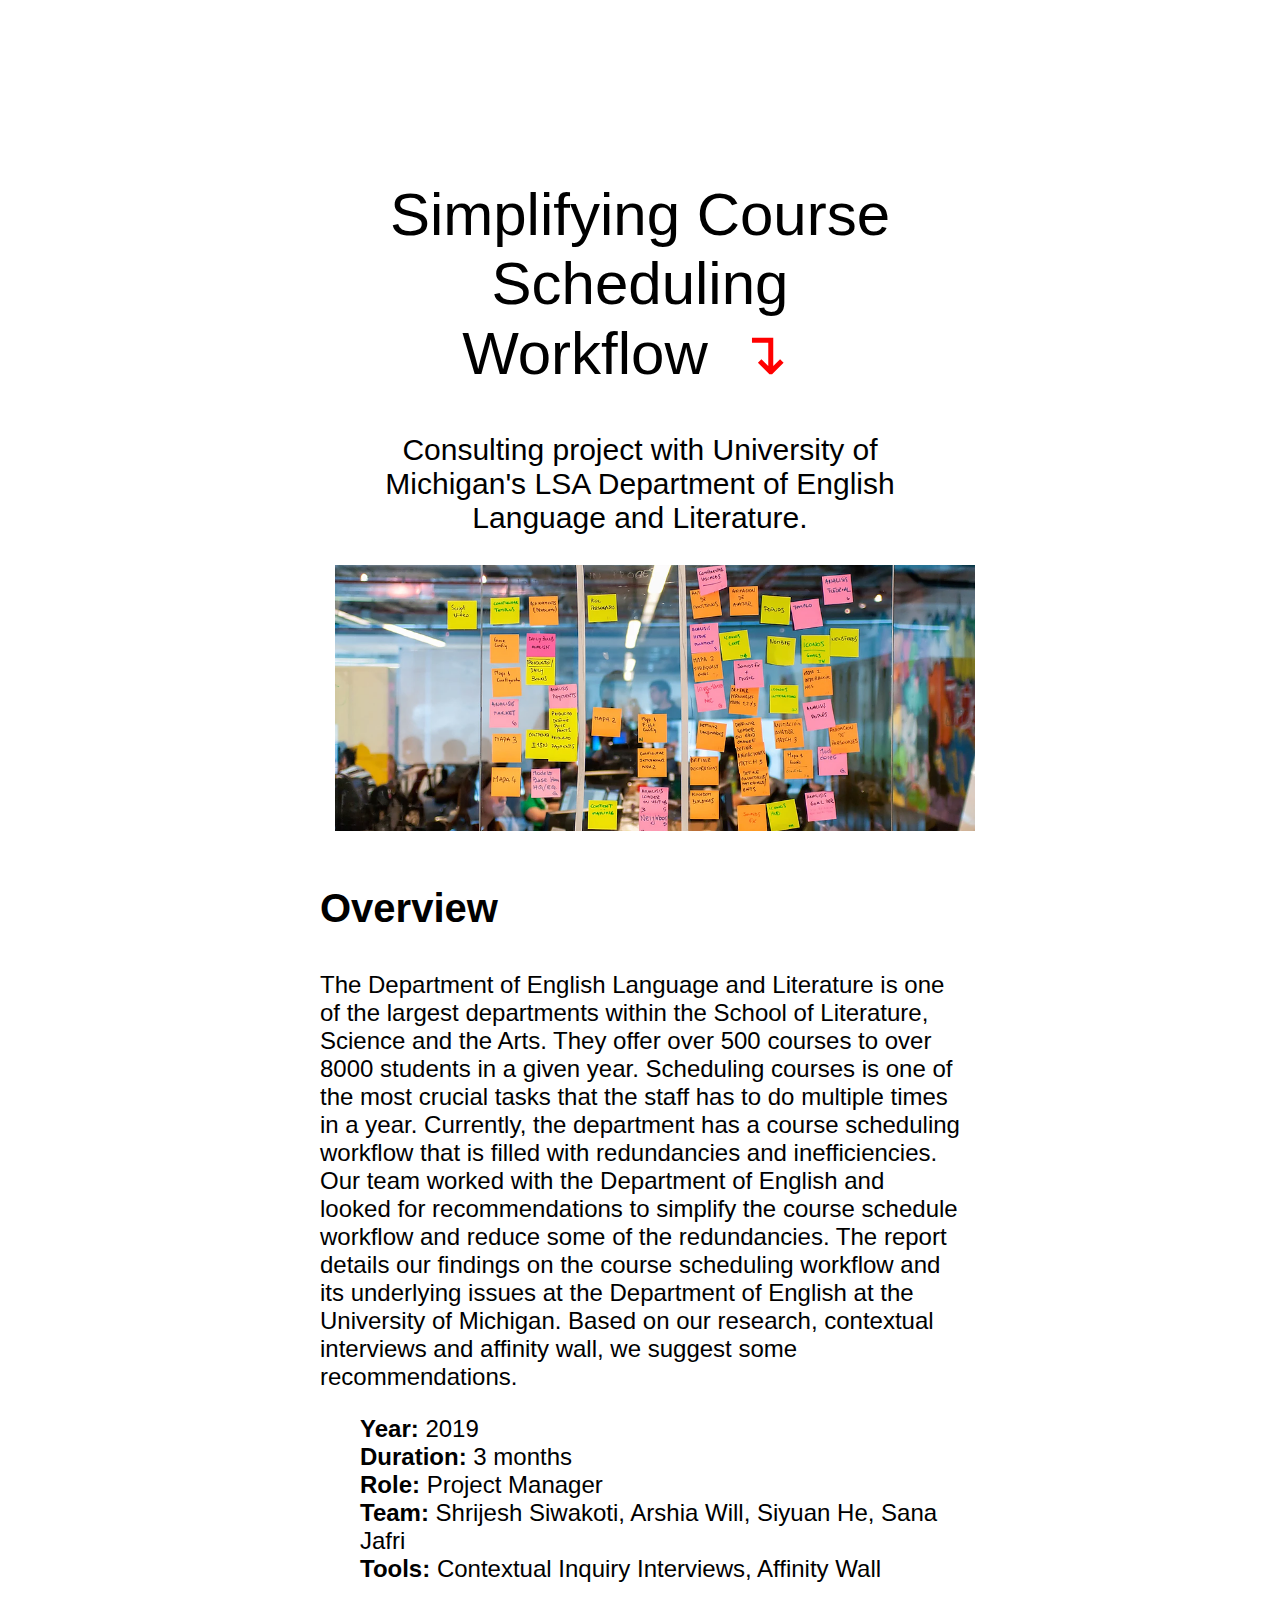
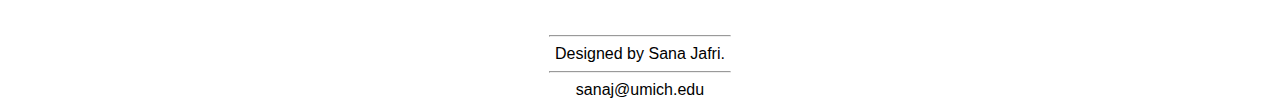
<file: workflow.html>
<!DOCTYPE html>
<html lang="en">
    <head>
        <meta charset="utf-8"/>
        <link rel="stylesheet" type="text/css" href="./css/stylesheet.css">
    </head>
    <body style="margin-top: 150px; width: 50%; margin-left: 25%">
        <div id="title">Simplifying Course Scheduling Workflow<a href="#project" style="color: #ff0000"  tabindex="0">&#8628;</a></div>
        <div id="desc">Consulting project with University of Michigan's LSA Department of English Language and Literature.</div>
        <img id="proj_image" src="./assets/workflow.webp" alt="proect image">
        <div id="project">
            <p id="overview">Overview</p>
            <p>The Department of English Language and Literature is one of the largest departments within the School of Literature, Science and the Arts. They offer over 500 courses to over 8000 students in a given year. Scheduling courses is one of the most crucial tasks that the staff has to do multiple times in a year. Currently, the department has a course scheduling workflow that is filled with redundancies and inefficiencies. Our team worked with the Department of English and looked for recommendations to simplify the course schedule workflow and reduce some of the redundancies. The report details our findings on the course scheduling workflow and its underlying issues at the Department of English at the University of Michigan.  Based on our research, contextual interviews and affinity wall, we suggest some recommendations.
            </p>   
            <ul>
                <li><label>Year: </label>2019</li>
                <li><label>Duration: </label>3 months</li>
                <li><label>Role: </label>Project Manager</li>
                <li><label>Team: </label>Shrijesh Siwakoti, Arshia Will, Siyuan He, Sana Jafri</li>
                <li><label>Tools: </label>Contextual Inquiry Interviews, Affinity Wall</li>
            </ul> 
        </div>
        <footer><hr>Designed by Sana Jafri.<br><hr>sanaj@umich.edu</footer>
    </body>
</html>
</file>
<file: css/stylesheet.css>
body{
    padding: 0;
    margin: 0;
    font-family: Arial, sans-serif;
}

h1{
font-size: 0;
}

.toolbar{
    position: absolute;
    width: 100%;
    display: grid;
    grid-template-columns: repeat(6, 1fr);
    justify-content: center;
    height: 100px;
    background: #ffffff;
    box-shadow: 0px 2px 10px gray;
    z-index: 99;
    font-size: 24px;
}

#logo{
    margin-left: 10%;
    margin-top: -10%;
    z-index: 100;
}

#name{
    background: url('https://images.pexels.com/photos/1784578/pexels-photo-1784578.jpeg?cs=srgb&dl=four-orange-jellyfish-wallpaper-1784578.jpg&fm=jpg');
    -webkit-text-fill-color: transparent;
    -webkit-background-clip: text;
    position: relative;
    font-weight: 800;
    font-size: 100px;
    text-align: center;
    background-position: 70% 70%;
    transition: background-position 1s;
}

#name:hover{
    background-position: 80% 80%
}

a{
    margin: 30px;
    cursor: pointer;
    text-decoration: none;
    color: #000000;
}

a:hover{
    color: #808080;
}

a:active{
    color: #ff0000;
}

.current{
    color: #ff0000;
}

iframe{
    width: 100%;
    height: 100%;
}

#arrow_down{
    display: block;
    margin-left: auto;
    margin-right: auto;
}

#container_main{
    display: block;
    margin-left: auto;
    margin-right: auto;
    width: 60%;
}

#main{
    margin-top: 300px;
    margin-bottom: 100px;
    display: grid;
    grid-template-columns: repeat(2, 1fr);
    justify-content: center;
    align-items: center;
    text-align: center;
}

.cards{
    display: flex;
    flex-direction: column;
    justify-content: center;
    align-items: center;
    text-align: center;
}

.cardsBackground{
    transition: background-color 1s, color 0.5s;
}

.cardsBackground:hover{
    background-color: #F26B6B;
    color: #ffffff;
}

.title{
    margin-top: 10px;
    font-size: 30px;
}

.desc{
    font-size: 20px;
}

#collage{
    display: grid;
    grid-template-columns: repeat(2, 50%);
    justify-content: center;
}

#collage1{
    display: flex;
    flex-wrap: wrap;
    justify-content: center;
}

#collage1>img{
    padding: 50px;
    box-shadow: 5px 5px 5px 5px #cccccc;
}

#collage > img{
    width: 40vw;
    display: block;
    margin-left: auto;
    margin-right: auto;
    transition: transform 1s;
}

#collage > img:hover{
    transform: scale(1.2,1.2);
}

#about_me_title{
    color: #FF5F4D;
    font-weight: 900;
    font-size: 40px;
    text-align: center;
}

.description1{
    display: block;
    margin-left: auto;
    margin-right: auto;
    font-size: 30px;
    text-align: left;
    width: 60%;
}

#profile_photo{
    display: block;
    margin-left: auto;
    margin-right: auto;
    width: 50vw;
}

ul{
    list-style-type: none;
}

nav>a:active{
    color: #F26B6B;
}

#title{
    padding: 30px;
    font-size: 60px;
    text-align: center
}

#subtitle{
    padding: 15px;
    color: #F26B6B;
    font-size: 30px;
    text-align: center
}

#desc{
    padding: 15px;
    font-size: 30px;
    text-align: center;
    justify-content: center;
}

#proj_image{
    width: 50vw;
    padding: 15px;
    display: block;
    margin-left: auto;
    margin-right: auto;
}

#project{
    display: block;
    margin-left: auto;
    margin-right: auto;
    text-align: left;
    justify-content: left;
    font-size: 24px;
}

label{
    font-weight: bold;
}

#overview{
    font-size: 40px;
    font-weight: bold;
}

#more_projects{
    display: flex;
    flex-wrap: wrap;
    justify-content: center;
}

#dashboard{
    position: fixed;
    right: 5%;
    visibility: hidden;
    z-index: 101;
}

footer{
    padding-top: 20px;
    text-align: center;
    position: relative;
    bottom: 1%;   
    z-index: -1;
}

hr{
    width: 20vh;
}

#about_images{
    display: grid;
    grid-template-columns: repeat(3, 1fr);
    grid-row-gap: 10px;
}

#about_images>img{
    display: block;
    margin: auto;
}

#form_container{
    display: block;
    margin: auto;
    width: 60vw;
}

/* #container_images{
    display: block;
    margin: auto;
    width: 60vw;
} */

form{
    color: #ffffff;
    padding: 25px 50px;
    background-color: rgba(242, 107, 107, 0.8);
    display: flex;
    flex-direction: column;
    justify-content: center;
    align-items: center;
    font-size: 30px;
}

input{
    background: transparent;
    border: none;
    box-shadow: 0 2px 0 0 #ff0000;
    margin: 15px;
    margin-left: 0;
    font-size: 24px;
}

textarea{
    background: transparent;
    border: none;
    height: 15vh;
    box-shadow: 0 2px 0 0 #ff0000;
    margin: 15px;
    margin-left: 0;
    font-size: 24px;
    resize: none;
}

button{
    background: transparent;
    border: 1px solid #000000;
    border-bottom: #ff0000;
    font-size: 30px;
    border-radius: 5px;
    cursor: pointer;
    transition: background-color .5s, color .5s;
}

button:hover{
    background-color: #000000;
    color: #ffffff;
}

@media only screen and (max-width: 800px){
    #main{
        grid-template-columns: repeat(1, 1fr);
    }  
    
    .toolbar{
        background: transparent;
        box-shadow: 0px 2px 10px transparent;       
        visibility: hidden;
        grid-template-rows: repeat(6, 1fr);
        grid-template-columns: 0;
        width: 50%;
        right: 0%;
    }

    #about_images{
        display: grid;
        grid-template-columns: repeat(2, 1fr);
    }

    #dashboard{
        visibility: visible;
    }

    #collage{
        grid-template-columns: repeat(1, 50%);
    }

    #collage > img:hover{
        transform: scale(2.2,2.2);
    }
}

@media only screen and (min-width: 1000px){
    #main{
        grid-template-columns: repeat(3, 1fr);
    }

    #about_images{
        display: grid;
        grid-template-columns: repeat(4, 1fr);
    }
}
</file>
